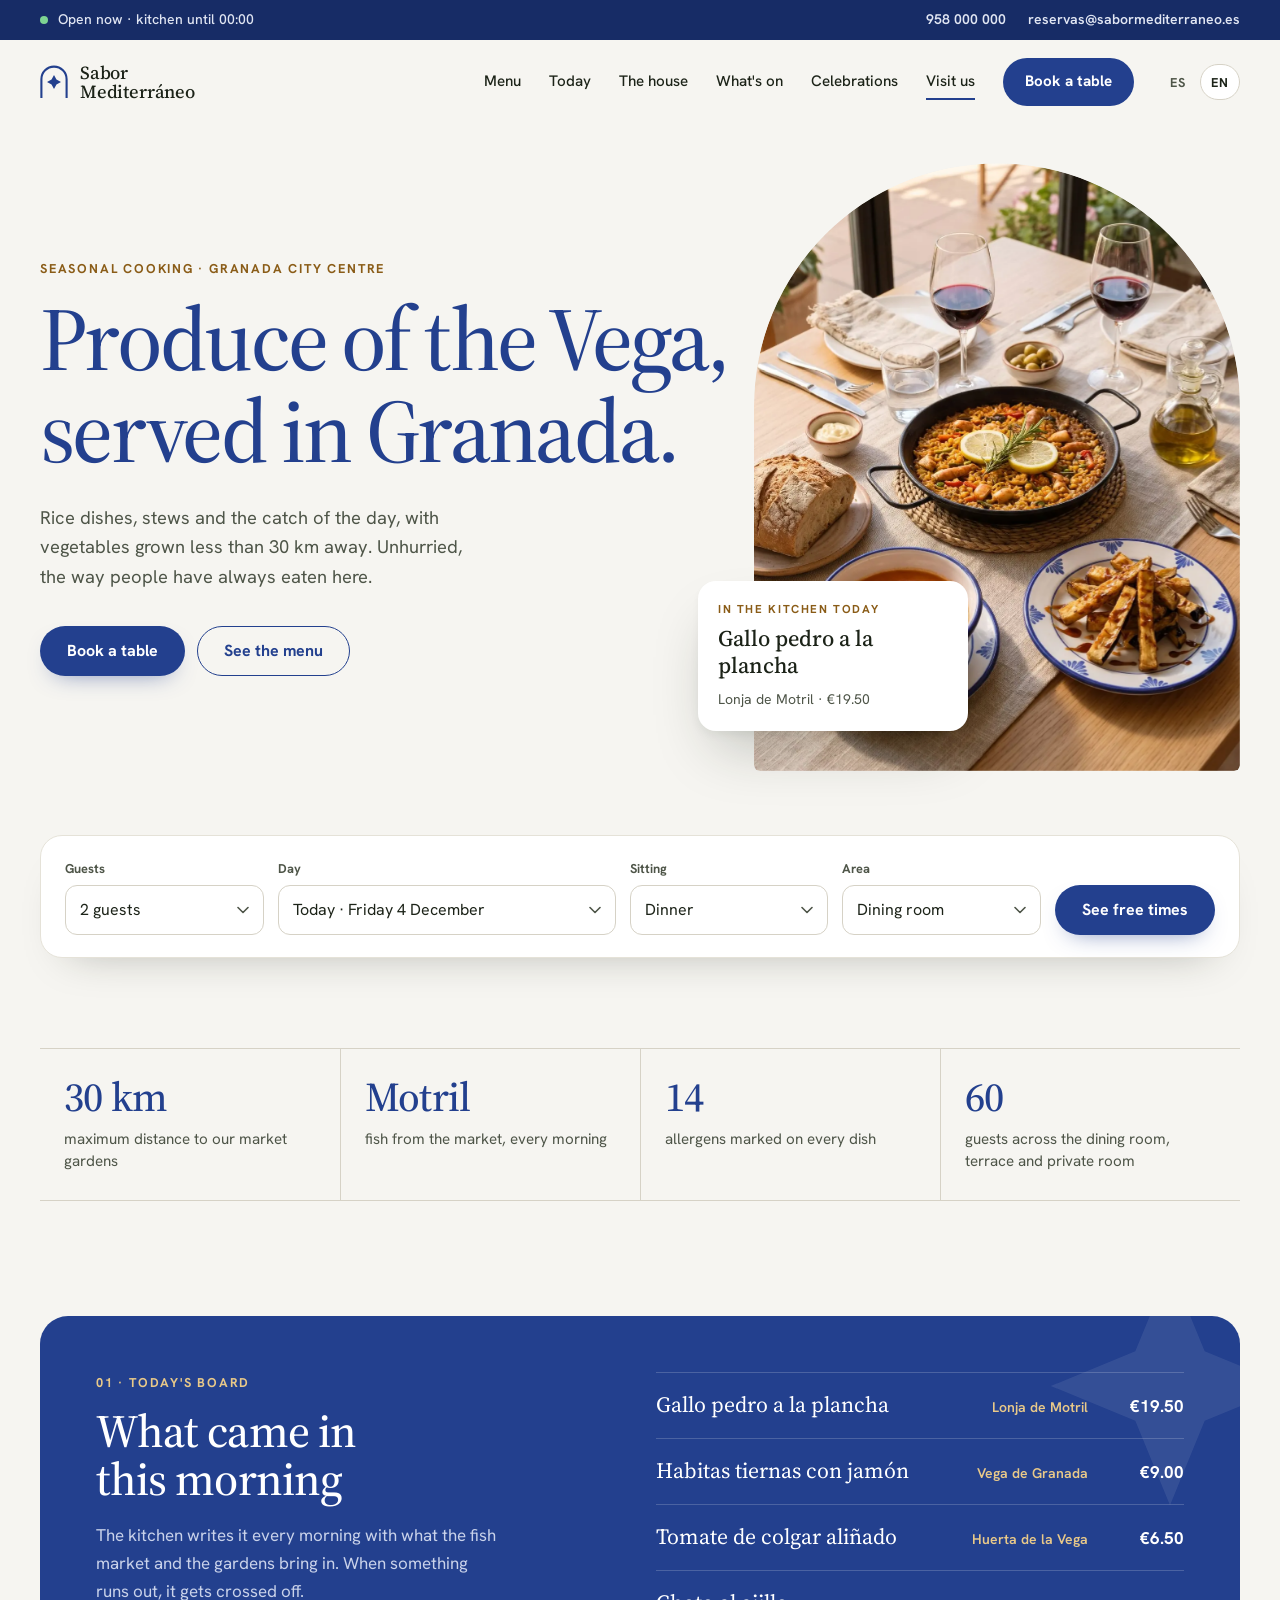
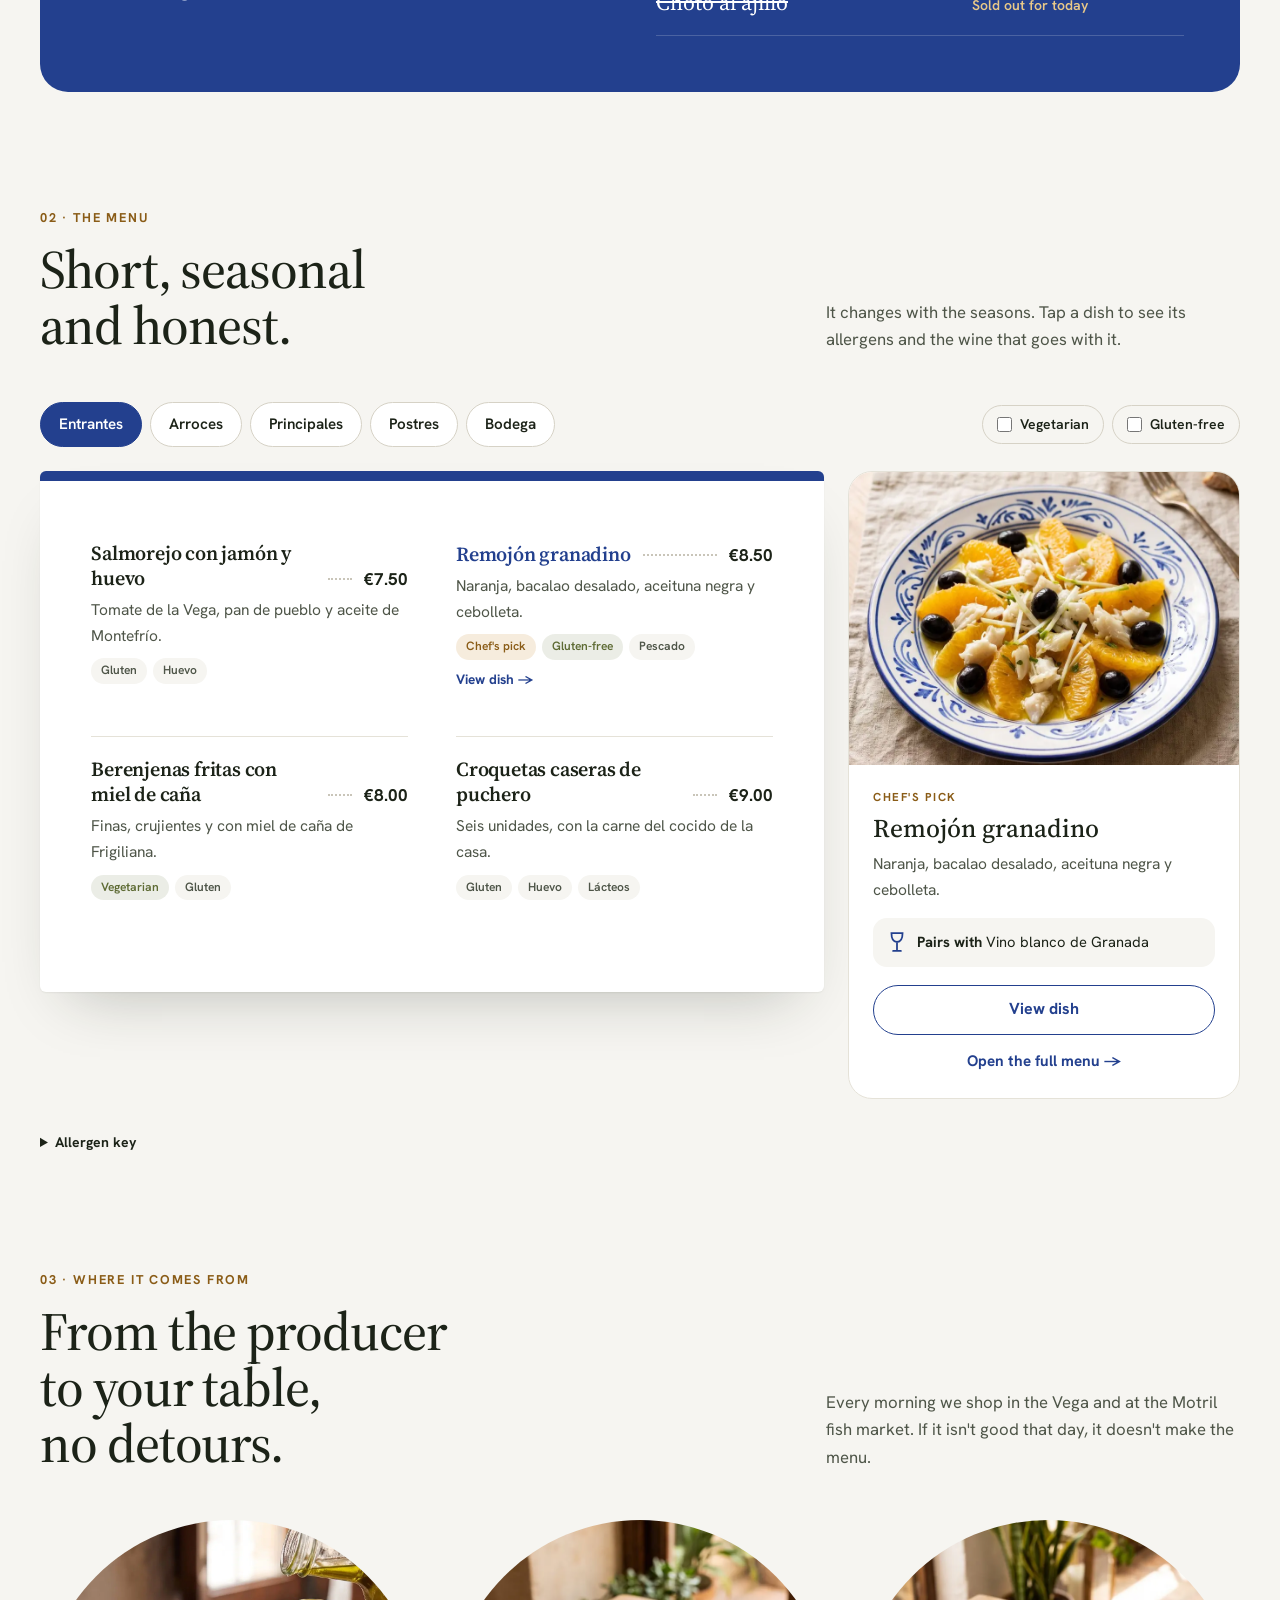
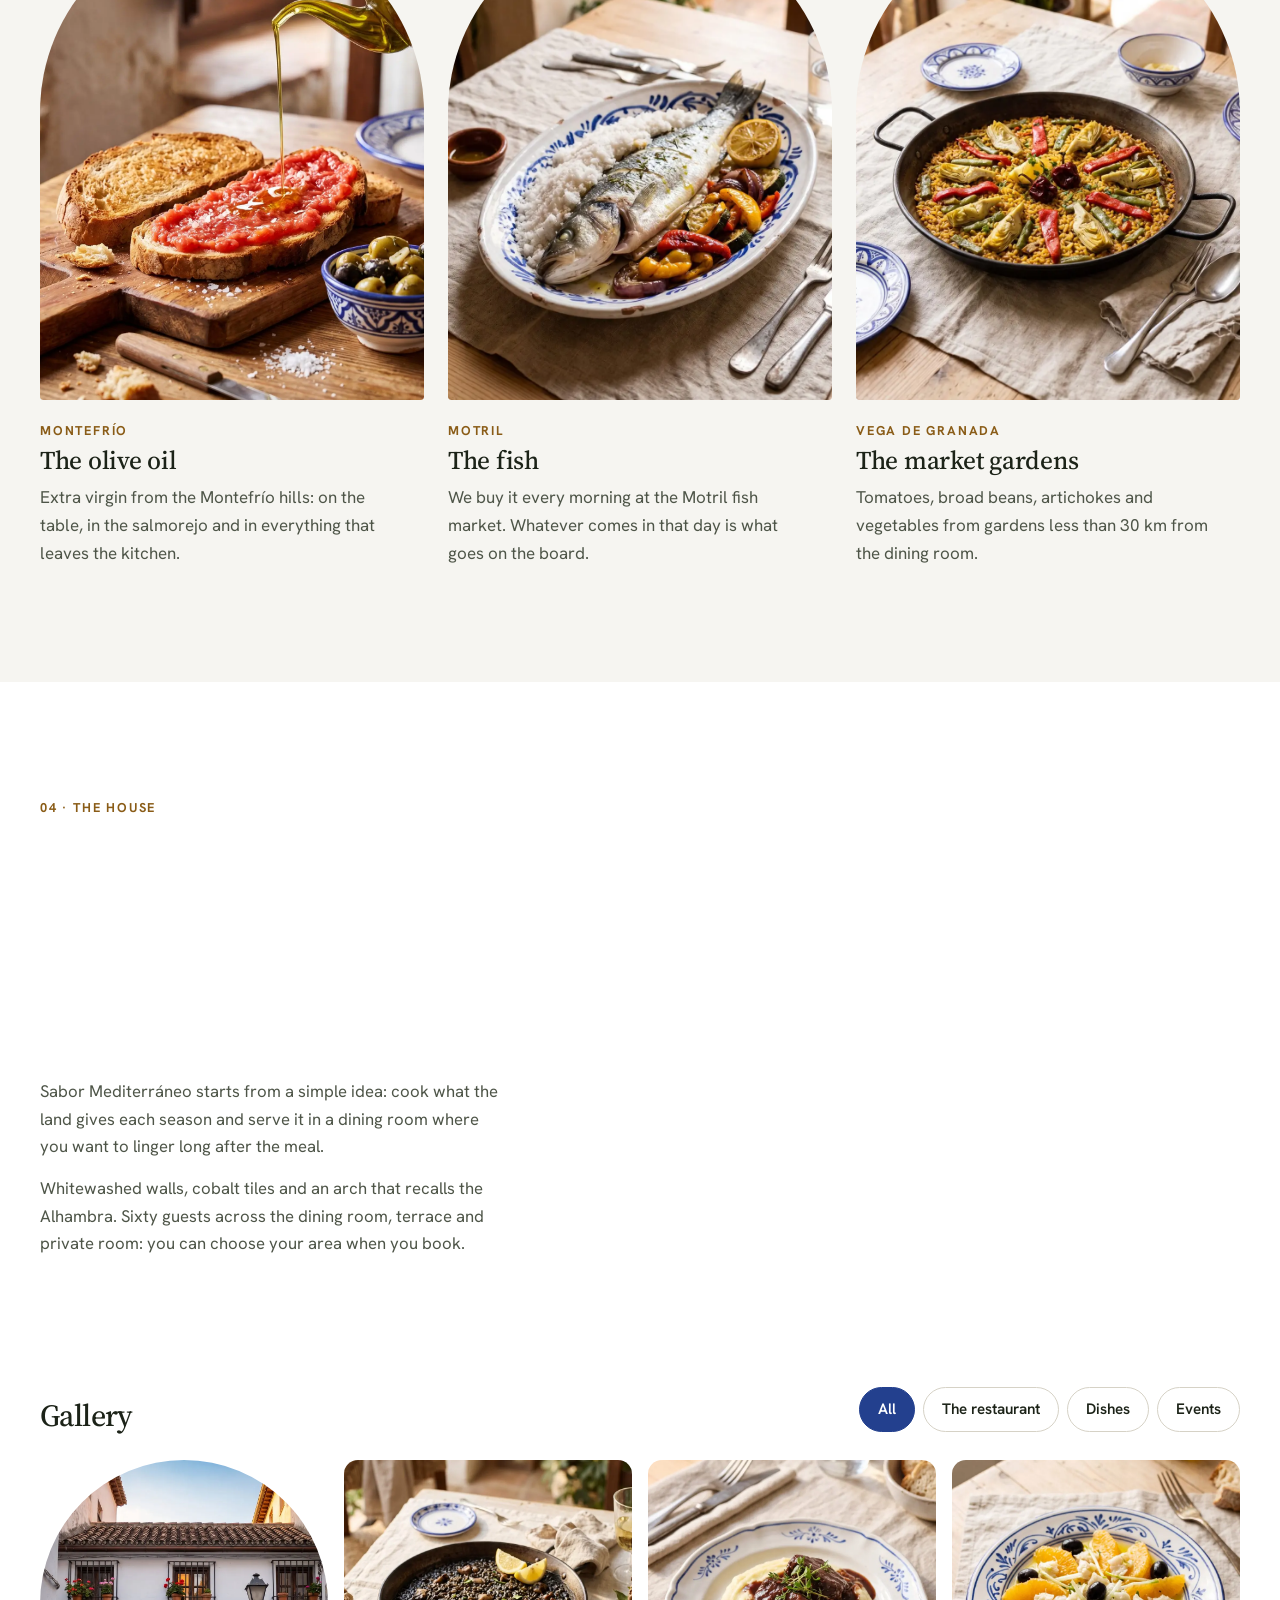
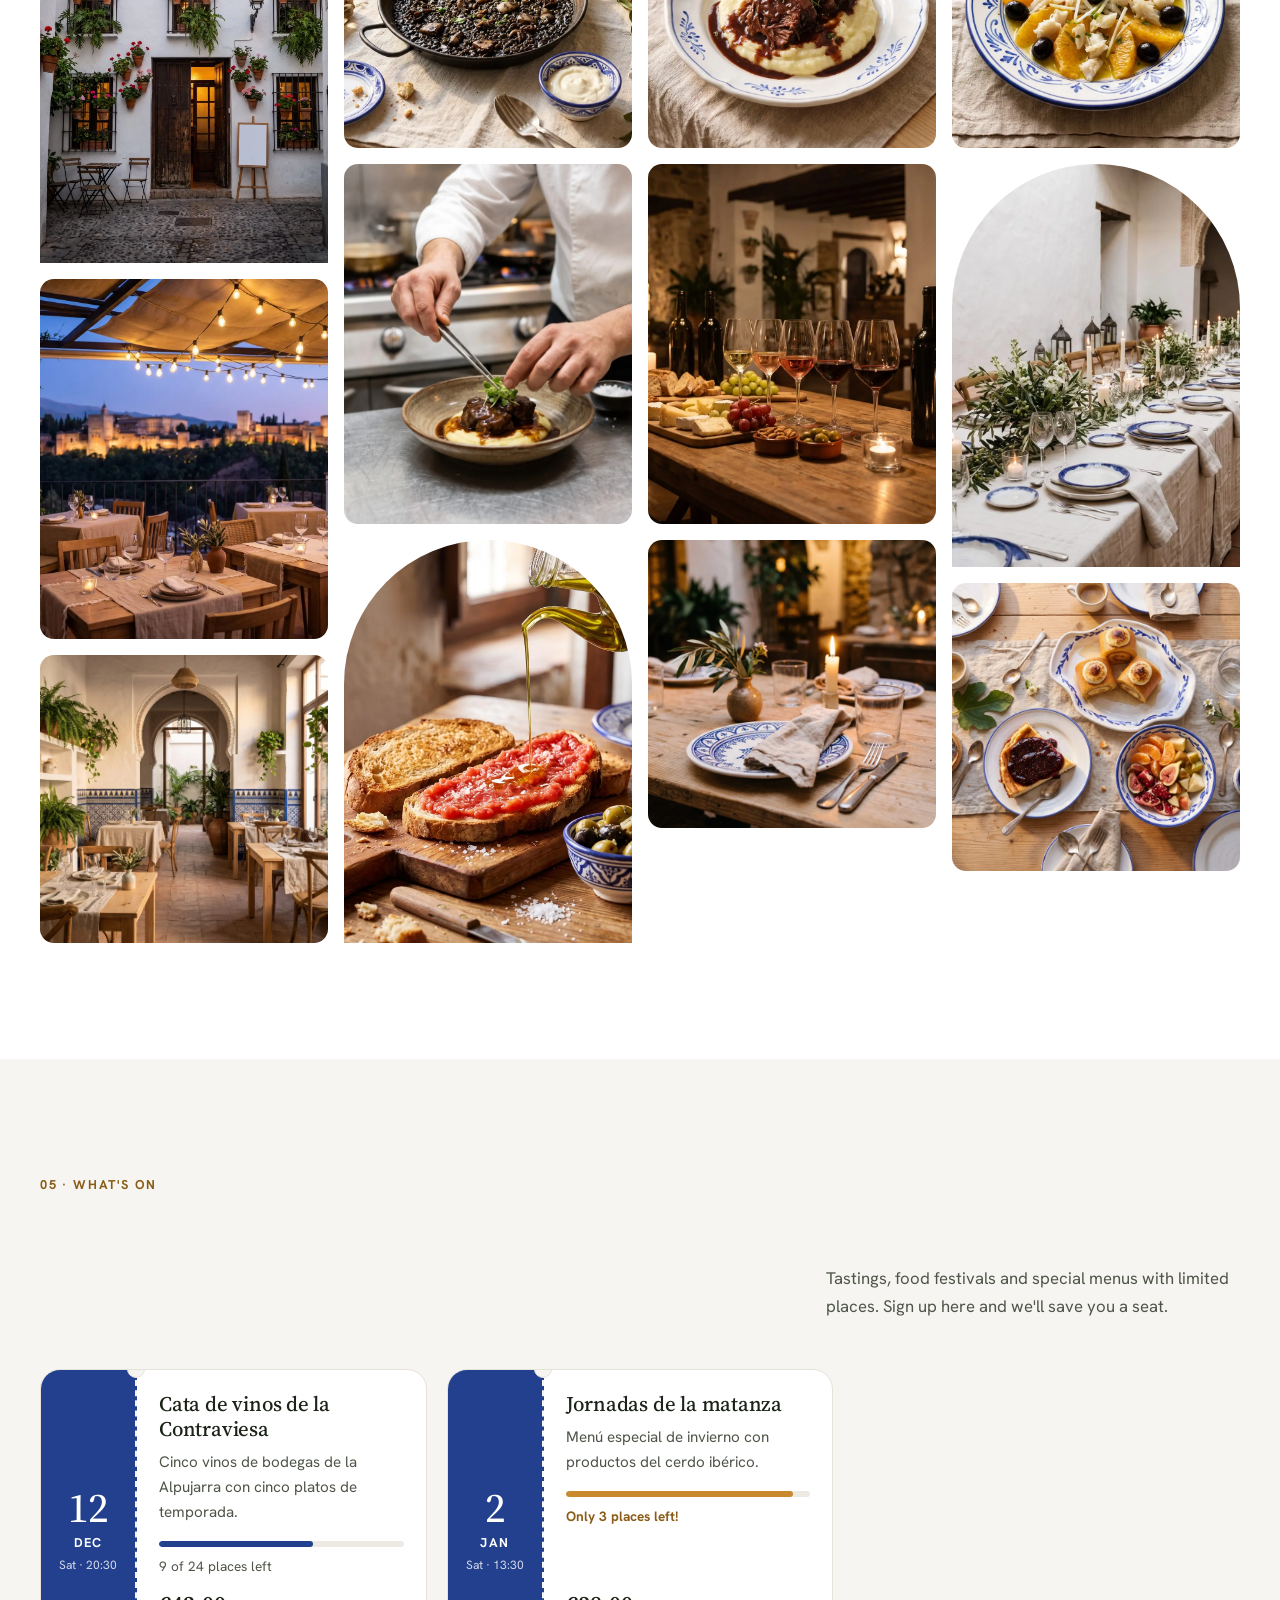
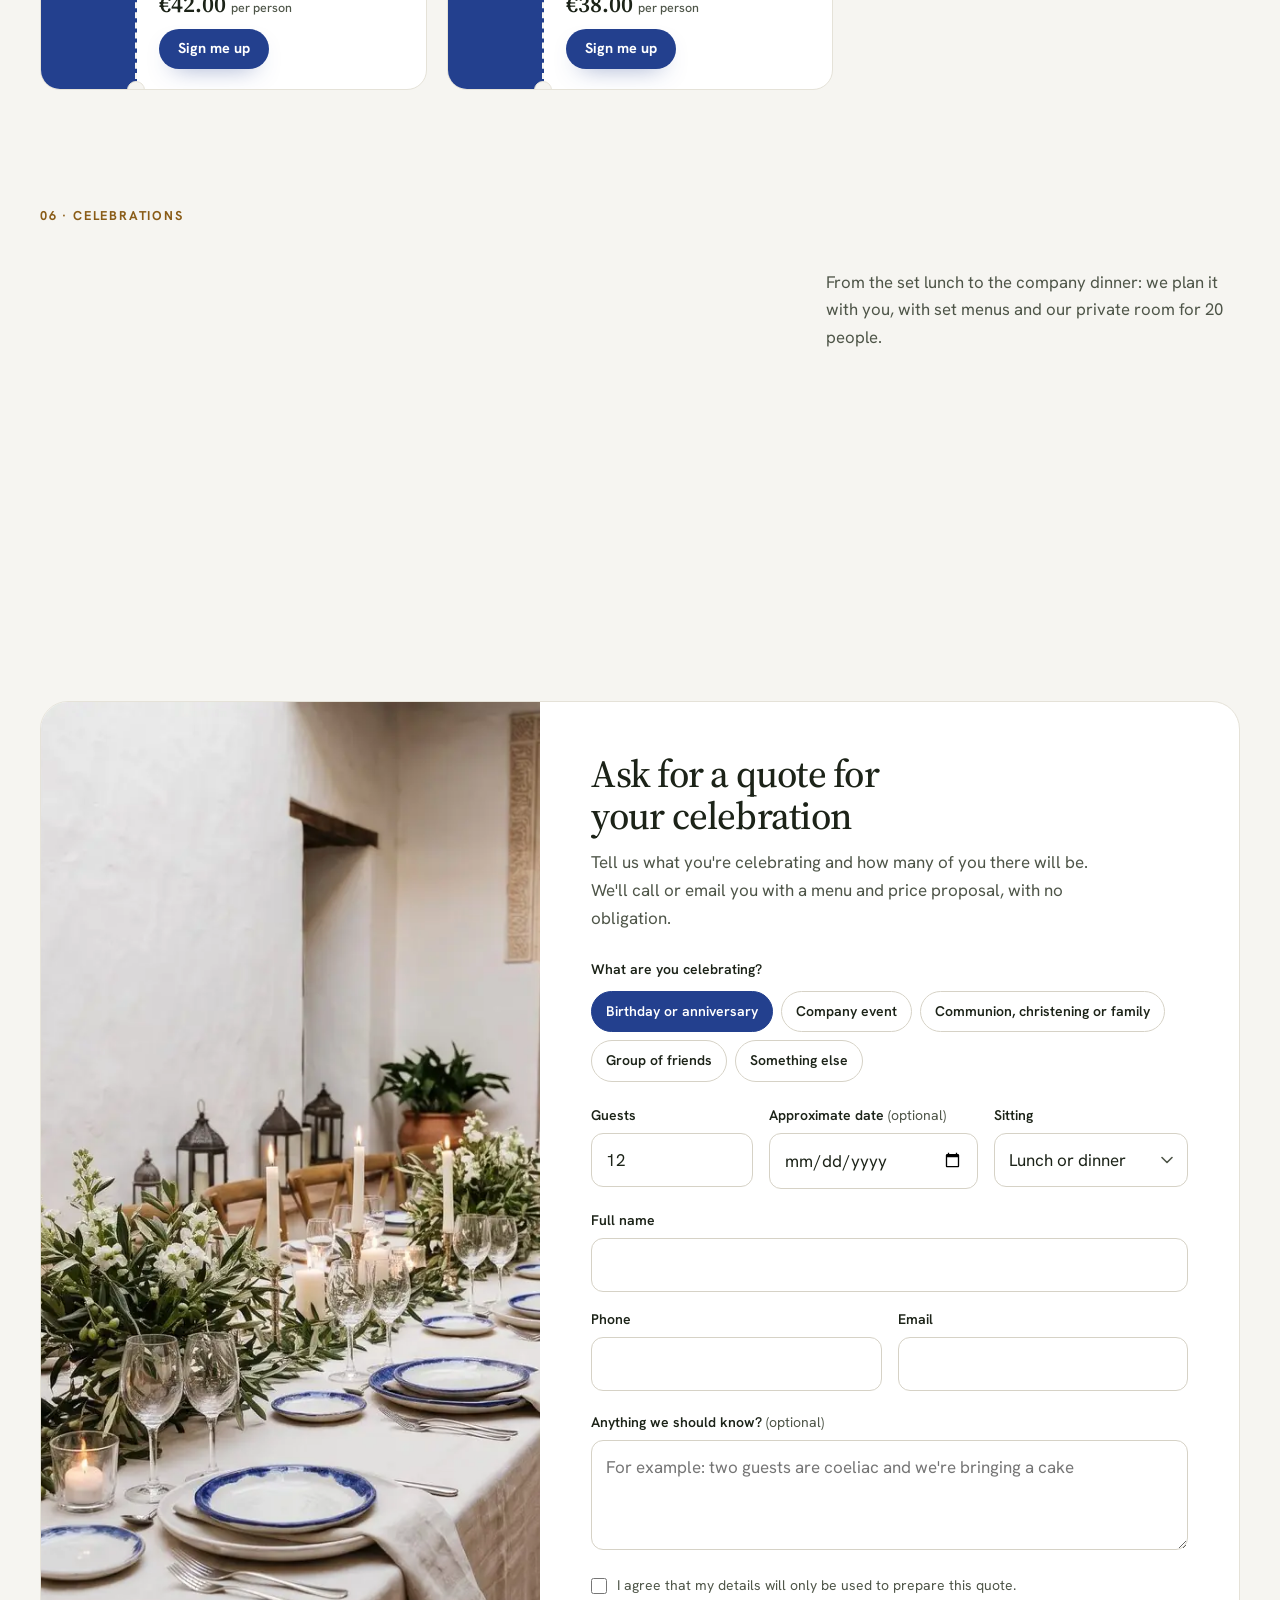
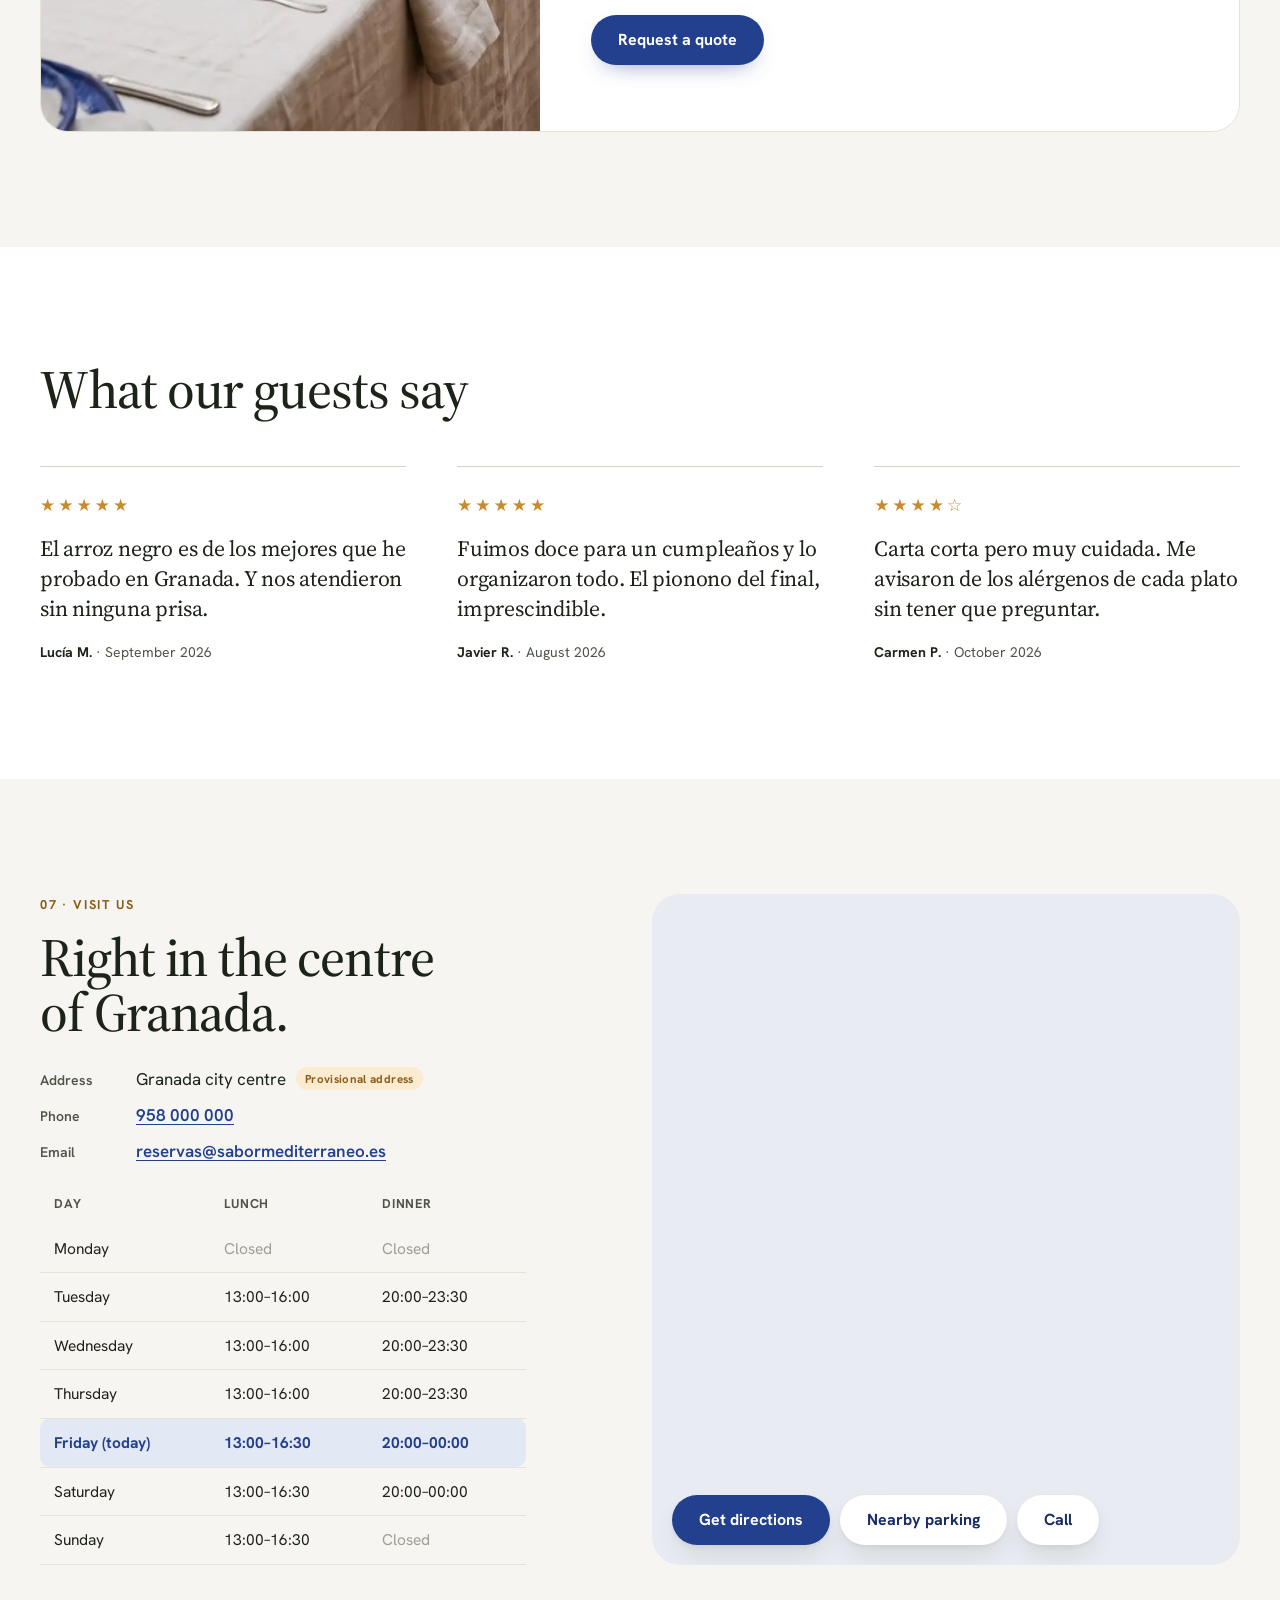
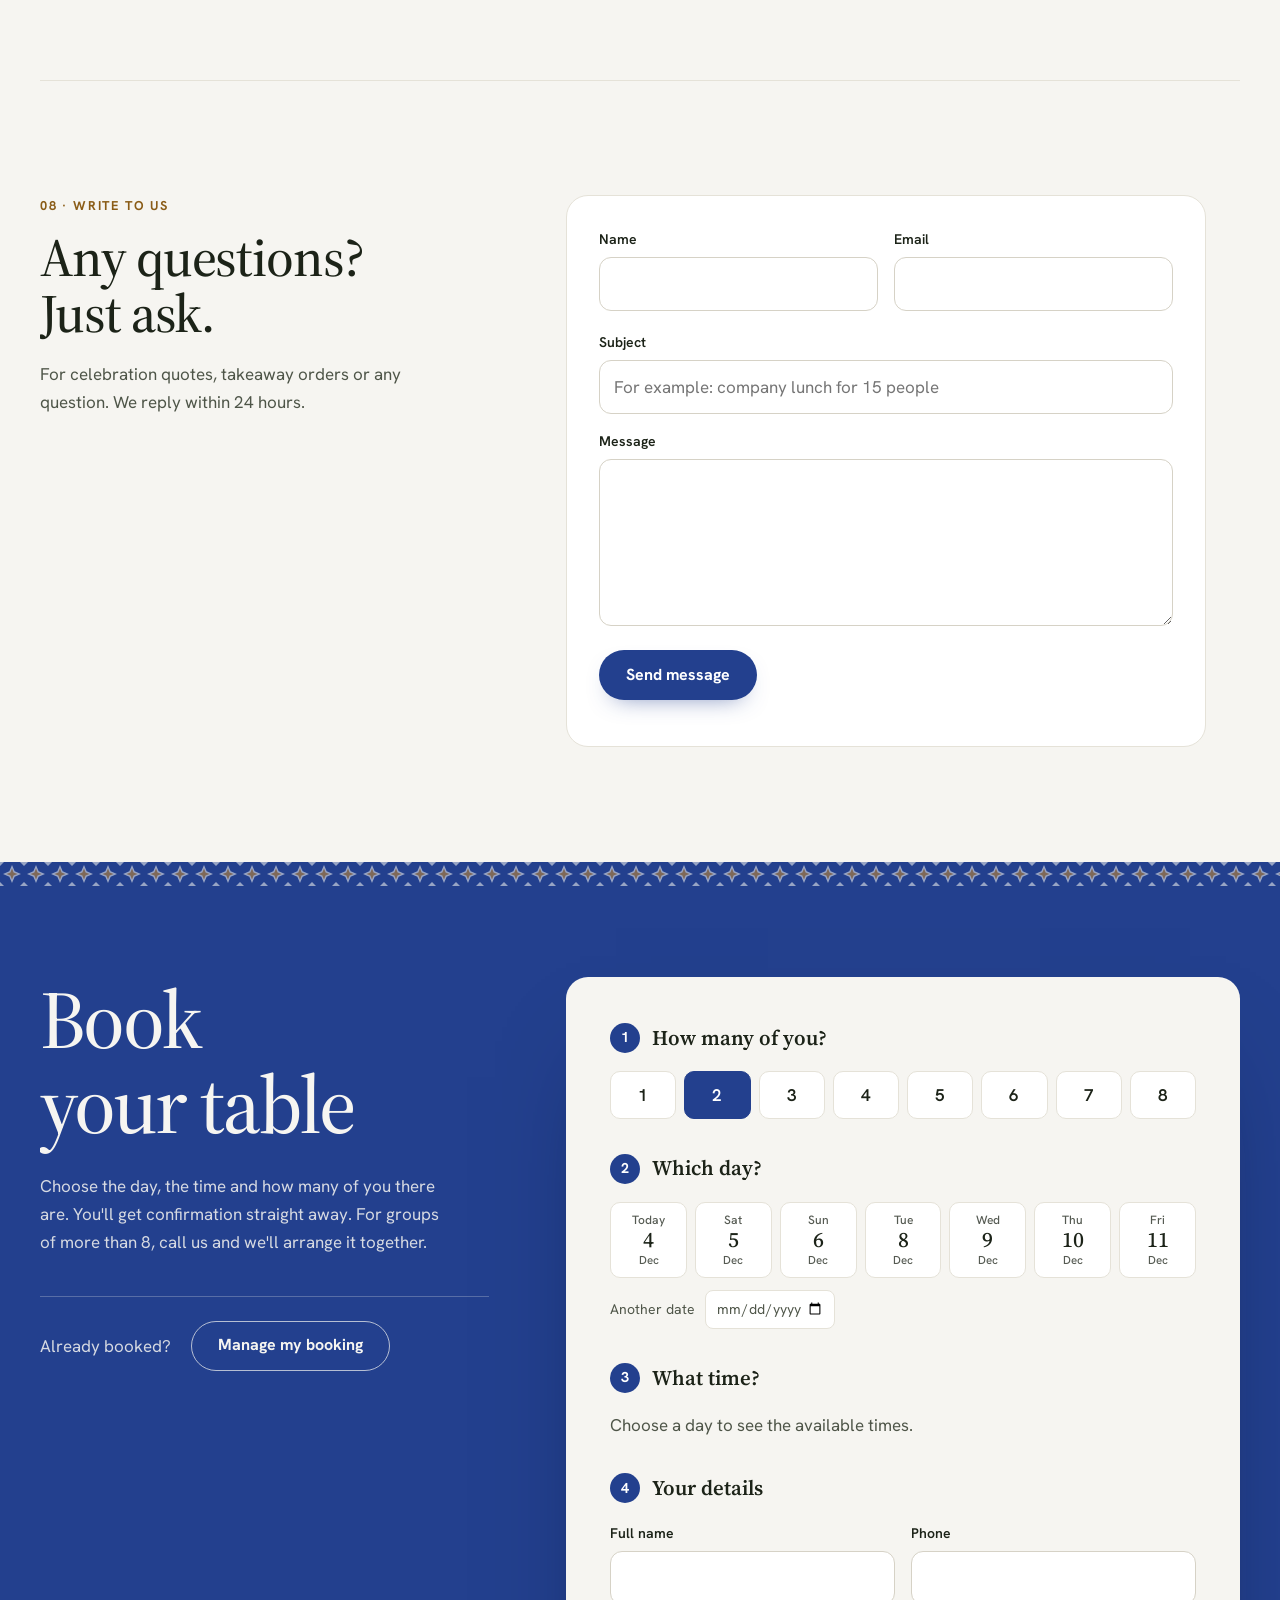
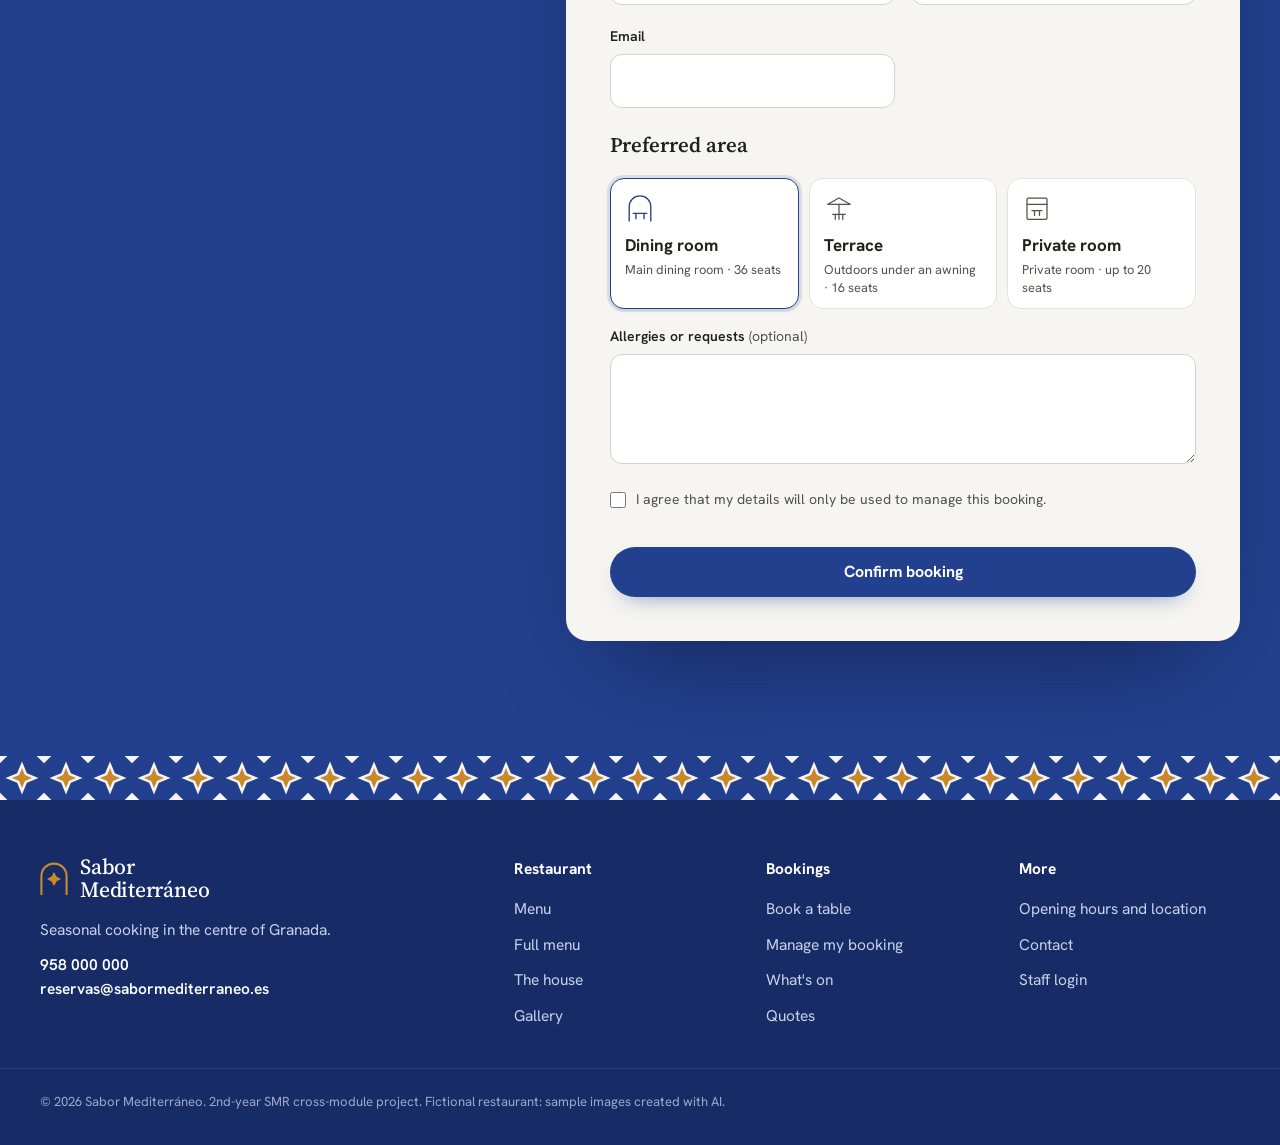
<file: index.html>
<!DOCTYPE html>
<html lang="es">
<head>
    <meta charset="UTF-8">
    <meta name="viewport" content="width=device-width, initial-scale=1.0">
    <meta name="description" content="Sabor Mediterráneo, cocina mediterránea con producto de la Vega de Granada. Consulta la carta, los horarios y reserva tu mesa online.">
    <meta name="theme-color" content="#F6F5F1">
    <title>Sabor Mediterráneo | Restaurante en Granada</title>

    <!-- Iconos y app -->
    <link rel="icon" href="favicon.svg" type="image/svg+xml">
    <link rel="apple-touch-icon" href="img/icono-180.png">
    <link rel="manifest" href="manifest.webmanifest">

    <!-- Vista previa al compartir el enlace (WhatsApp, redes sociales…) -->
    <meta property="og:type" content="restaurant">
    <meta property="og:site_name" content="Sabor Mediterráneo">
    <meta property="og:locale" content="es_ES">
    <meta property="og:title" content="Sabor Mediterráneo · Cocina de la Vega, mesa de Granada">
    <meta property="og:description" content="Arroces, guisos y pescado del día con producto de huertas a menos de 30 km. Reserva tu mesa online.">
    <meta property="og:image" content="img/compartir.jpg">
    <meta property="og:image:width" content="1200">
    <meta property="og:image:height" content="630">
    <meta property="og:image:alt" content="Arroz servido en una cazuela de barro sobre la mesa del restaurante">
    <meta name="twitter:card" content="summary_large_image">

    <!-- Datos estructurados (schema.org): Google entiende que es un restaurante
         y puede mostrar horario, teléfono y "Reservar" directamente en los resultados -->
    <script type="application/ld+json">
{
      "@context": "https://schema.org",
      "@type": "Restaurant",
      "name": "Sabor Mediterráneo",
      "description": "Cocina mediterránea de temporada con producto de la Vega de Granada y pescado de la lonja de Motril.",
      "image": "img/compartir.jpg",
      "logo": "favicon.svg",
      "servesCuisine": [
        "Mediterránea",
        "Andaluza",
        "Arroces"
      ],
      "priceRange": "€€",
      "telephone": "+34 958 000 000",
      "email": "reservas@sabormediterraneo.es",
      "address": {
        "@type": "PostalAddress",
        "addressLocality": "Granada",
        "addressRegion": "Andalucía",
        "addressCountry": "ES"
      },
      "geo": {
        "@type": "GeoCoordinates",
        "latitude": 37.1745,
        "longitude": -3.5985
      },
      "acceptsReservations": true,
      "hasMenu": "#carta",
      "openingHoursSpecification": [
        {
          "@type": "OpeningHoursSpecification",
          "dayOfWeek": [
            "Tuesday",
            "Wednesday",
            "Thursday"
          ],
          "opens": "13:00",
          "closes": "16:00"
        },
        {
          "@type": "OpeningHoursSpecification",
          "dayOfWeek": [
            "Tuesday",
            "Wednesday",
            "Thursday"
          ],
          "opens": "20:00",
          "closes": "23:30"
        },
        {
          "@type": "OpeningHoursSpecification",
          "dayOfWeek": [
            "Friday",
            "Saturday",
            "Sunday"
          ],
          "opens": "13:00",
          "closes": "16:30"
        },
        {
          "@type": "OpeningHoursSpecification",
          "dayOfWeek": [
            "Friday",
            "Saturday"
          ],
          "opens": "20:00",
          "closes": "23:59"
        }
      ]
    }
    </script>

    <link rel="preload" as="image" href="img/portada.webp" fetchpriority="high">

    <link rel="preload" href="fonts/source-serif-4.woff2" as="font" type="font/woff2" crossorigin>

    <link rel="alternate" hreflang="es" href="?lang=es">
    <link rel="alternate" hreflang="en" href="?lang=en">
    <link rel="stylesheet" href="style.css?v=20261110">
    <!-- Idiomas: el diccionario inglés, después las funciones, después la web -->
    <script src="i18n-en.js?v=20261110" defer></script>
    <script src="i18n.js?v=20261110" defer></script>
    <script src="javascript.js?v=20261110" defer></script>
</head>
<body>

    <a class="skip-link" href="#contenido">Saltar al contenido</a>

    <!-- ============ CINTA DE ESTADO: abierto/cerrado y contacto ============ -->
    <div class="topbar">
        <div class="wrap topbar-inner">
            <p class="open-status" id="open-status" aria-live="polite">
                <span class="dot"></span><span class="open-status-text">Consultando horario…</span>
            </p>
            <p class="topbar-links">
                <a href="tel:+34958000000">958 000 000</a>
                <a href="mailto:reservas@sabormediterraneo.es" class="topbar-mail">reservas@sabormediterraneo.es</a>
            </p>
        </div>
    </div>

    <!-- ============ CABECERA ============ -->
    <header class="header" id="header">
        <div class="wrap header-inner">
            <a href="#inicio" class="logo" aria-label="Sabor Mediterráneo, ir al inicio">
                <svg class="logo-mark" viewBox="0 0 40 48" aria-hidden="true">
                    <path d="M2 47V20C2 10 10 2 20 2s18 8 18 18v27" fill="none" stroke="currentColor" stroke-width="3"/>
                    <path d="M20 14l3.5 6.5L30 24l-6.5 3.5L20 34l-3.5-6.5L10 24l6.5-3.5z" fill="currentColor"/>
                </svg>
                <span class="logo-text">Sabor<br>Mediterráneo</span>
            </a>

            <button class="menu-toggle" id="menu-toggle" aria-label="Abrir menú" aria-expanded="false" aria-controls="nav">
                <span></span><span></span>
            </button>

            <nav class="nav" id="nav" aria-label="Principal">
                <a href="#carta">Carta</a>
                <a href="#pizarra" id="nav-hoy" hidden>Hoy</a>
                <a href="#nosotros">La casa</a>
                <a href="#eventos">Agenda</a>
                <a href="#servicios">Celebraciones</a>
                <a href="#visitanos">Visítanos</a>
                <a href="#reservas" class="nav-cta">Reservar mesa</a>
            </nav>

            <div class="lang-switch" id="lang-switch" role="group" aria-label="Idioma · Language"></div>
        </div>
    </header>

    <main id="contenido">

        <!-- ============ PORTADA ============ -->
        <section class="hero wrap" id="inicio">
            <div class="hero-text">
                <p class="eyebrow">Cocina de temporada · Centro de Granada</p>
                <h1 class="hero-title">
                    <span class="line">Cocina de la Vega,</span>
                    <span class="line">mesa de Granada.</span>
                </h1>
                <p class="hero-lead">
                    Arroces, guisos y pescado del día con producto de huertas
                    a menos de 30 km. Sin prisas, como se ha comido siempre aquí.
                </p>
                <div class="hero-actions">
                    <a href="#reservas" class="btn btn-primary">Reservar mesa</a>
                    <a href="#carta" class="btn btn-ghost">Ver la carta</a>
                </div>
            </div>

            <div class="hero-media">
                <figure class="hero-arch">
                    <img src="img/portada.webp" width="1195" height="1600"
                         alt="Mesa servida con arroz, salmorejo, berenjenas con miel y vino tinto" fetchpriority="high">
                </figure>
                <!-- "Hoy en la cocina": el plato destacado de la pizarra (panel → Pizarra del día) -->
                <a class="hero-ticket" id="hero-ticket" href="#pizarra" hidden>
                    <span class="eyebrow">Hoy en la cocina</span>
                    <span class="hero-ticket-name" id="hero-ticket-name"></span>
                    <span class="hero-ticket-meta" id="hero-ticket-meta"></span>
                </a>
            </div>
        </section>

        <!-- ============ BUSCADOR DE MESA: horas libres sin bajar hasta la reserva ============ -->
        <section class="finder wrap" aria-labelledby="finder-title">
            <h2 class="sr-only" id="finder-title">Buscar mesa</h2>
            <form class="finder-form" id="finder-form" novalidate>
                <label class="finder-field"><span>Personas</span><select id="q-personas"></select></label>
                <label class="finder-field finder-field-wide"><span>Día</span><select id="q-dia"></select></label>
                <label class="finder-field"><span>Turno</span>
                    <select id="q-turno">
                        <option value="comida">Comida</option>
                        <option value="cena">Cena</option>
                    </select>
                </label>
                <label class="finder-field"><span>Zona</span>
                    <select id="q-zona">
                        <option value="1">Salón</option>
                        <option value="2">Terraza</option>
                        <option value="3">Reservado</option>
                    </select>
                </label>
                <button type="submit" class="btn btn-primary" id="finder-submit">Ver horas libres</button>
            </form>
            <div class="finder-result" id="finder-result" aria-live="polite"></div>
        </section>

        <!-- ============ DATOS DE LA CASA ============ -->
        <section class="wrap" aria-label="La casa en cifras">
            <dl class="facts">
                <div><dt>30 km</dt><dd>distancia máxima a nuestras huertas</dd></div>
                <div><dt>Motril</dt><dd>pescado de lonja, cada mañana</dd></div>
                <div><dt>14</dt><dd>alérgenos señalados en cada plato</dd></div>
                <div><dt>60</dt><dd>comensales entre salón, terraza y reservado</dd></div>
            </dl>
        </section>

        <!-- ============ PIZARRA DEL DÍA (panel → Pizarra del día) ============
             Si está vacía, la sección no se muestra. -->
        <section class="section wrap" id="pizarra" aria-labelledby="board-title" hidden>
            <div class="board">
                <svg class="board-star" viewBox="0 0 48 48" aria-hidden="true"><path d="M24 2l6.4 15.6L46 24l-15.6 6.4L24 46l-6.4-15.6L2 24l15.6-6.4z" fill="currentColor"/></svg>
                <div class="board-head">
                    <p class="eyebrow eyebrow-num">Pizarra del día</p>
                    <h2 id="board-title">Lo que ha llegado esta mañana</h2>
                    <p class="board-lead">La cocina la escribe cada mañana con lo que trae la lonja y la huerta. Cuando algo se acaba, se tacha.</p>
                    <p class="board-stamp" id="board-stamp"></p>
                </div>
                <ul class="board-list" id="board-list"></ul>
            </div>
        </section>

        <!-- ============ CARTA ============ -->
        <section class="menu section wrap" id="carta" aria-labelledby="menu-title">
            <header class="sec-head">
                <div>
                    <p class="eyebrow eyebrow-num">La carta</p>
                    <h2 id="menu-title">Corta, de temporada y sin trampas.</h2>
                </div>
                <p class="sec-lead">Cambia con la temporada. Pulsa un plato para ver sus alérgenos y el vino que le va.</p>
            </header>

            <div class="menu-controls">
                <div class="tabs" role="tablist" id="menu-tabs" aria-label="Categorías de la carta"></div>
                <fieldset class="diet-filters">
                    <legend class="sr-only">Filtrar por dieta</legend>
                    <label class="chip-check"><input type="checkbox" value="vegetariano" id="f-veg"> Vegetariano</label>
                    <label class="chip-check"><input type="checkbox" value="sin_gluten" id="f-sg"> Sin gluten</label>
                </fieldset>
            </div>

            <div class="menu-body">
                <div class="menu-paper">
                    <ul class="dish-list" id="dish-list" aria-live="polite"></ul>
                </div>

                <!-- Plato destacado: cambia al pasar por encima de cada plato -->
                <aside class="menu-feature" aria-label="Plato destacado">
                    <figure class="feature-photo"><img id="preview-img" alt="" width="896" height="1200"></figure>
                    <div class="feature-body">
                        <p class="eyebrow" id="feature-tag">Recomendado</p>
                        <p class="feature-name" id="preview-caption"></p>
                        <p class="feature-desc" id="feature-desc"></p>
                        <p class="feature-pairing" id="feature-pairing" hidden>
                            <svg viewBox="0 0 14 18" aria-hidden="true"><path d="M2 1h10c0 5-1.5 8-5 8S2 6 2 1zM7 9v7M3.5 17h7" fill="none" stroke="currentColor" stroke-width="1.6" stroke-linecap="round"/></svg>
                            <span><strong>Marida con</strong> <span id="feature-pairing-text"></span></span>
                        </p>
                        <button type="button" class="btn btn-ghost btn-block" id="feature-open" aria-haspopup="dialog">Ver el plato</button>
                        <a class="text-link" href="carta.html">Abrir la carta completa</a>
                    </div>
                </aside>
            </div>

            <details class="allergen-legend">
                <summary>Leyenda de alérgenos</summary>
                <ul id="allergen-legend"></ul>
                <p>Si tienes una alergia o intolerancia, avísanos al reservar. Adaptamos lo que se pueda adaptar.</p>
            </details>
        </section>

        <!-- ============ DE DÓNDE SALE ============ -->
        <section class="producers section wrap" id="productores" aria-labelledby="producers-title">
            <header class="sec-head">
                <div>
                    <p class="eyebrow eyebrow-num">De dónde sale</p>
                    <h2 id="producers-title">Del productor a la mesa, sin rodeos.</h2>
                </div>
                <p class="sec-lead">Compramos cada mañana en la Vega y en la lonja de Motril. Lo que no está bueno ese día, no entra en la carta.</p>
            </header>
            <div class="producers-grid">
                <article class="producer">
                    <figure class="producer-photo"><img src="img/galeria/aceite.webp" width="1500" height="1500" loading="lazy" alt="Pan con tomate y aceite de oliva virgen extra"></figure>
                    <p class="eyebrow">Montefrío</p>
                    <h3>El aceite</h3>
                    <p>Virgen extra de la Sierra de Montefrío: en la mesa, en el salmorejo y en todo lo que sale de la cocina.</p>
                </article>
                <article class="producer">
                    <figure class="producer-photo"><img src="img/platos/lubina.webp" width="896" height="1200" loading="lazy" alt="Lubina a la sal con verduras asadas"></figure>
                    <p class="eyebrow">Motril</p>
                    <h3>El pescado</h3>
                    <p>Lo compramos cada mañana en la lonja de Motril. Lo que entra ese día es lo que sale en la pizarra.</p>
                </article>
                <article class="producer">
                    <figure class="producer-photo"><img src="img/platos/arroz-verduras.webp" width="896" height="1200" loading="lazy" alt="Arroz de verduras de la huerta"></figure>
                    <p class="eyebrow">Vega de Granada</p>
                    <h3>La huerta</h3>
                    <p>Tomate, habas, alcachofa y hortalizas de huertas a menos de 30 km del comedor.</p>
                </article>
            </div>
        </section>

        <!-- ============ LA CASA + GALERÍA ============ -->
        <div class="band">
            <section class="about section wrap" id="nosotros" aria-labelledby="about-title">
                <div class="about-text">
                    <p class="eyebrow eyebrow-num">La casa</p>
                    <h2 id="about-title">Un comedor encalado y una terraza con la Alhambra enfrente.</h2>
                    <p>
                        Sabor Mediterráneo nace con una idea sencilla: cocinar lo que
                        da la tierra en cada estación y servirlo en un comedor donde
                        apetezca quedarse a la sobremesa.
                    </p>
                    <p>
                        Paredes encaladas, azulejo de cobalto y un arco que recuerda
                        a la Alhambra. Sesenta comensales entre salón, terraza y reservado:
                        al reservar podéis elegir zona.
                    </p>
                </div>
                <div class="about-photos">
                    <figure class="about-arch"><img src="img/comedor.webp" width="1289" height="1600" loading="lazy" alt="Comedor encalado con arco nazarí y zócalo de azulejos"></figure>
                    <figure class="about-tall"><img src="img/galeria/terraza.webp" width="1500" height="1120" loading="lazy" alt="Terraza con vistas a la Alhambra"></figure>
                </div>
            </section>

            <section class="gallery wrap" id="galeria" aria-labelledby="gallery-title">
                <header class="gallery-head">
                    <h2 id="gallery-title" class="h-sm">Galería</h2>
                    <div class="gallery-filters" id="gallery-filters" role="group" aria-label="Filtrar fotos"></div>
                </header>
                <ul class="gallery-grid" id="gallery-grid"></ul>
            </section>
        </div>

        <!-- ============ AGENDA ============ -->
        <section class="events section wrap" id="eventos" aria-labelledby="events-title">
            <header class="sec-head">
                <div>
                    <p class="eyebrow eyebrow-num">Agenda</p>
                    <h2 id="events-title">Noches con algo especial.</h2>
                </div>
                <p class="sec-lead">Catas, jornadas y menús especiales con plazas limitadas. Apúntate desde aquí y te guardamos el sitio.</p>
            </header>
            <ol class="events-list" id="events-list" aria-live="polite"></ol>
        </section>

        <!-- ============ CELEBRACIONES ============ -->
        <section class="services section wrap" id="servicios" aria-labelledby="services-title">
            <header class="sec-head">
                <div>
                    <p class="eyebrow eyebrow-num">Celebraciones</p>
                    <h2 id="services-title">Celebraciones y más</h2>
                </div>
                <p class="sec-lead">Del menú del día a la cena de empresa: lo organizamos contigo, con menús cerrados y nuestro reservado para 20 personas.</p>
            </header>
            <div class="services-grid" id="services-grid"></div>

            <div class="celebra" id="presupuesto">
                <figure class="celebra-photo">
                    <img src="img/galeria/celebracion.webp" width="1500" height="1120" loading="lazy"
                         alt="Mesa larga preparada para una celebración en el reservado">
                </figure>
                <div class="celebra-body">
                    <h3 class="celebra-title">Pide presupuesto para tu celebración</h3>
                    <p class="celebra-lead">Cuéntanos qué celebras y cuántos seréis. Te llamamos o te escribimos con una propuesta de menú y precio, sin compromiso.</p>
                    <form class="quote-form" id="quote-form" novalidate>
                        <fieldset class="quote-types">
                            <legend>¿Qué celebráis?</legend>
                            <div class="chips" role="radiogroup">
                                <label class="chip-radio"><input type="radio" name="p-tipo" value="cumpleanos" checked> <span>Cumpleaños o aniversario</span></label>
                                <label class="chip-radio"><input type="radio" name="p-tipo" value="empresa"> <span>Empresa</span></label>
                                <label class="chip-radio"><input type="radio" name="p-tipo" value="familiar"> <span>Comunión, bautizo o familia</span></label>
                                <label class="chip-radio"><input type="radio" name="p-tipo" value="grupo"> <span>Grupo de amigos</span></label>
                                <label class="chip-radio"><input type="radio" name="p-tipo" value="otro"> <span>Otra cosa</span></label>
                            </div>
                            <p class="field-error" data-for="p-tipo"></p>
                        </fieldset>
                        <div class="field-row field-row-3">
                            <div class="field">
                                <label for="p-personas">Personas</label>
                                <input type="number" id="p-personas" min="6" max="200" value="12" inputmode="numeric" required>
                                <p class="field-error" data-for="p-personas"></p>
                            </div>
                            <div class="field">
                                <label for="p-fecha">Fecha aproximada <span class="optional">(opcional)</span></label>
                                <input type="date" id="p-fecha">
                                <p class="field-error" data-for="p-fecha"></p>
                            </div>
                            <div class="field">
                                <label for="p-turno">Turno</label>
                                <select id="p-turno">
                                    <option value="indiferente">Comida o cena</option>
                                    <option value="comida">Comida</option>
                                    <option value="cena">Cena</option>
                                </select>
                                <p class="field-error" data-for="p-turno"></p>
                            </div>
                        </div>
                        <div class="field">
                            <label for="p-nombre">Nombre y apellidos</label>
                            <input type="text" id="p-nombre" autocomplete="name" required>
                            <p class="field-error" data-for="p-nombre"></p>
                        </div>
                        <div class="field-row">
                            <div class="field">
                                <label for="p-telefono">Teléfono</label>
                                <input type="tel" id="p-telefono" autocomplete="tel" required>
                                <p class="field-error" data-for="p-telefono"></p>
                            </div>
                            <div class="field">
                                <label for="p-email">Email</label>
                                <input type="email" id="p-email" autocomplete="email" required>
                                <p class="field-error" data-for="p-email"></p>
                            </div>
                        </div>
                        <div class="field">
                            <label for="p-comentarios">¿Algo que debamos saber? <span class="optional">(opcional)</span></label>
                            <textarea id="p-comentarios" rows="3" maxlength="1000" placeholder="Por ejemplo: hay dos personas celíacas y traemos tarta"></textarea>
                            <p class="field-error" data-for="p-comentarios"></p>
                        </div>
                        <div class="hp" aria-hidden="true"><label for="p-web">No rellenar</label><input type="text" id="p-web" tabindex="-1" autocomplete="off"></div>
                        <label class="consent">
                            <input type="checkbox" id="p-privacidad" required>
                            Acepto que usen mis datos solo para preparar este presupuesto.
                        </label>
                        <p class="field-error" data-for="p-privacidad"></p>
                        <button type="submit" class="btn btn-primary" id="quote-submit">Pedir presupuesto</button>
                        <p class="contact-status" id="quote-status" role="status"></p>
                    </form>
                </div>
            </div>
        </section>

        <!-- ============ OPINIONES ============ -->
        <section class="reviews section" aria-labelledby="reviews-title">
            <div class="wrap">
                <h2 id="reviews-title">Lo que cuentan quienes ya han venido</h2>
                <div class="reviews-track" id="reviews-track"></div>
            </div>
        </section>

        <!-- ============ VISÍTANOS ============ -->
        <section class="visit section wrap" id="visitanos" aria-labelledby="visit-title">
            <div class="visit-info">
                <p class="eyebrow eyebrow-num">Visítanos</p>
                <h2 id="visit-title">En pleno centro de Granada.</h2>

                <div class="contact-lines">
                    <p><strong>Dirección</strong> Centro de Granada <span class="pill-provisional">Dirección provisional</span></p>
                    <p><strong>Teléfono</strong> <a href="tel:+34958000000">958 000 000</a></p>
                    <p><strong>Email</strong> <a href="mailto:reservas@sabormediterraneo.es">reservas@sabormediterraneo.es</a></p>
                </div>

                <table class="schedule" id="schedule">
                    <caption class="sr-only">Horario semanal</caption>
                    <thead><tr><th scope="col">Día</th><th scope="col">Comida</th><th scope="col">Cena</th></tr></thead>
                    <tbody></tbody>
                </table>
            </div>

            <div class="visit-map">
                <iframe
                    title="Mapa de la ubicación del restaurante en Granada"
                    src="https://www.openstreetmap.org/export/embed.html?bbox=-3.6075%2C37.1695%2C-3.5895%2C37.1795&amp;layer=mapnik&amp;marker=37.1745%2C-3.5985"
                    loading="lazy"></iframe>
                <div class="visit-actions">
                    <a class="btn btn-primary" href="https://www.google.com/maps/dir/?api=1&amp;destination=37.1745%2C-3.5985" target="_blank" rel="noopener">Cómo llegar</a>
                    <a class="btn btn-light" href="https://www.google.com/maps/search/aparcamiento/@37.1745,-3.5985,16z" target="_blank" rel="noopener">Aparcamiento cercano</a>
                    <a class="btn btn-light" href="tel:+34958000000">Llamar</a>
                </div>
            </div>
        </section>

        <!-- ============ CONTACTO ============ -->
        <section class="contact section wrap" id="contacto" aria-labelledby="contact-title">
            <div class="contact-text">
                <p class="eyebrow eyebrow-num">Escríbenos</p>
                <h2 id="contact-title">¿Alguna duda? Pregúntanos.</h2>
                <p>
                    Para presupuestos de celebraciones, encargos para llevar o
                    cualquier duda. Respondemos en menos de 24 horas.
                </p>
            </div>

            <form class="contact-form" id="contact-form" novalidate>
                <div class="field-row">
                    <div class="field">
                        <label for="c-nombre">Nombre</label>
                        <input type="text" id="c-nombre" autocomplete="name" required>
                        <p class="field-error"></p>
                    </div>
                    <div class="field">
                        <label for="c-email">Email</label>
                        <input type="email" id="c-email" autocomplete="email" required>
                        <p class="field-error"></p>
                    </div>
                </div>
                <div class="field">
                    <label for="c-asunto">Asunto</label>
                    <input type="text" id="c-asunto" maxlength="120" required placeholder="Por ejemplo: comida de empresa para 15 personas">
                    <p class="field-error"></p>
                </div>
                <div class="field">
                    <label for="c-mensaje">Mensaje</label>
                    <textarea id="c-mensaje" rows="5" maxlength="2000" required></textarea>
                    <p class="field-error"></p>
                </div>
                <div class="hp" aria-hidden="true"><label for="c-web">No rellenar</label><input type="text" id="c-web" tabindex="-1" autocomplete="off"></div>
                <button type="submit" class="btn btn-primary">Enviar mensaje</button>
                <p class="contact-status" id="contact-status" role="status"></p>
            </form>
        </section>

        <!-- ============ RESERVAS ============ -->
        <section class="booking" id="reservas">
            <div class="booking-inner">
                <div class="booking-text">
                    <h2>Reserva tu mesa</h2>
                    <p>
                        Elige día, turno y cuántos sois. Te enviaremos la
                        confirmación al momento. Para grupos de más de 8
                        personas, llámanos y lo organizamos juntos.
                    </p>
                    <div class="manage-cta">
                        <p>¿Ya tienes una reserva?</p>
                        <button type="button" class="btn btn-ghost-light" id="manage-open" aria-haspopup="dialog">Gestionar mi reserva</button>
                    </div>
                </div>

                <form class="booking-form" id="booking-form" novalidate>
                    <fieldset class="step">
                        <legend><span class="step-n">1</span> ¿Cuántos sois?</legend>
                        <div class="party" role="radiogroup" aria-label="Número de personas" id="party"></div>
                    </fieldset>

                    <fieldset class="step">
                        <legend><span class="step-n">2</span> ¿Qué día?</legend>
                        <div class="date-strip" id="date-strip" role="radiogroup" aria-label="Fecha"></div>
                        <label class="other-date">Otra fecha <input type="date" id="fecha" name="fecha"></label>
                    </fieldset>

                    <fieldset class="step">
                        <legend><span class="step-n">3</span> ¿A qué hora?</legend>
                        <div class="slots" id="slots" aria-live="polite"></div>
                    </fieldset>

                    <fieldset class="step">
                        <legend><span class="step-n">4</span> Tus datos</legend>
                        <div class="field-row">
                            <div class="field">
                                <label for="nombre">Nombre y apellidos</label>
                                <input type="text" id="nombre" name="nombre" autocomplete="name" required minlength="3">
                                <p class="field-error" data-for="nombre"></p>
                            </div>
                            <div class="field">
                                <label for="telefono">Teléfono</label>
                                <input type="tel" id="telefono" name="telefono" autocomplete="tel" required pattern="[0-9 +]{9,15}">
                                <p class="field-error" data-for="telefono"></p>
                            </div>
                        </div>
                        <div class="field-row">
                            <div class="field">
                                <label for="email">Email</label>
                                <input type="email" id="email" name="email" autocomplete="email" required>
                                <p class="field-error" data-for="email"></p>
                            </div>
                        </div>
                        <fieldset class="zones">
                            <legend class="field-label">Zona preferida</legend>
                            <div class="zones-grid">
                                <label class="zone">
                                    <input type="radio" name="zona" value="1" checked>
                                    <svg class="zone-icon" viewBox="0 0 48 48" aria-hidden="true"><path d="M8 44V22C8 13 15 6 24 6s16 7 16 16v22" fill="none" stroke="currentColor" stroke-width="2"/><path d="M14 32h20M18 32v8M30 32v8" fill="none" stroke="currentColor" stroke-width="2" stroke-linecap="round"/></svg>
                                    <span class="zone-name">Salón</span>
                                    <span class="zone-info">Comedor principal · 36 plazas</span>
                                </label>
                                <label class="zone">
                                    <input type="radio" name="zona" value="2">
                                    <svg class="zone-icon" viewBox="0 0 48 48" aria-hidden="true"><path d="M6 18L24 8l18 10z" fill="none" stroke="currentColor" stroke-width="2" stroke-linejoin="round"/><path d="M24 18v24M14 34h20M18 34v8M30 34v8" fill="none" stroke="currentColor" stroke-width="2" stroke-linecap="round"/></svg>
                                    <span class="zone-name">Terraza</span>
                                    <span class="zone-info">Exterior con toldo · 16 plazas</span>
                                </label>
                                <label class="zone">
                                    <input type="radio" name="zona" value="3">
                                    <svg class="zone-icon" viewBox="0 0 48 48" aria-hidden="true"><rect x="8" y="8" width="32" height="34" rx="2" fill="none" stroke="currentColor" stroke-width="2"/><path d="M8 18h32M16 28h16M20 28v8M28 28v8" fill="none" stroke="currentColor" stroke-width="2" stroke-linecap="round"/></svg>
                                    <span class="zone-name">Reservado</span>
                                    <span class="zone-info">Sala privada · hasta 20 plazas</span>
                                </label>
                            </div>
                        </fieldset>
                        <div class="field">
                            <label for="comentarios">Alergias o peticiones <span class="optional">(opcional)</span></label>
                            <textarea id="comentarios" name="comentarios" rows="3" maxlength="500"></textarea>
                        </div>
                        <div class="hp" aria-hidden="true"><label for="web">No rellenar</label><input type="text" id="web" tabindex="-1" autocomplete="off"></div>
                        <label class="consent">
                            <input type="checkbox" id="privacidad" required>
                            Acepto que usen mis datos solo para gestionar esta reserva.
                        </label>
                        <p class="field-error" data-for="privacidad"></p>
                    </fieldset>

                    <div class="booking-summary" id="booking-summary" aria-live="polite"></div>

                    <button type="submit" class="btn btn-primary btn-block" id="booking-submit">Confirmar reserva</button>
                </form>

                <div class="booking-done" id="booking-done" hidden tabindex="-1">
                    <svg viewBox="0 0 48 48" aria-hidden="true"><path d="M24 4l5 10 10 5-10 5-5 10-5-10-10-5 10-5z" fill="currentColor"/></svg>
                    <h3 id="booking-done-title">Reserva confirmada</h3>
                    <p id="booking-done-text"></p>
                    <p class="code">Código de reserva <strong id="booking-code"></strong></p>
                    <p class="small-note">Con este código y tu teléfono puedes consultar, cambiar o cancelar la reserva desde «Gestionar mi reserva».</p>
                    <div class="done-actions">
                        <button type="button" class="btn btn-light" id="booking-ics">Añadir a mi calendario</button>
                        <button type="button" class="btn btn-ghost-light" id="booking-new">Hacer otra reserva</button>
                    </div>
                </div>
            </div>
        </section>

        <!-- ============ VISOR DE FOTOS ============ -->
        <dialog class="lightbox" id="lightbox" aria-label="Foto ampliada">
            <figure class="lb-figure">
                <img id="lb-img" alt="">
                <figcaption><span id="lb-title"></span> <span class="lb-count" id="lb-count"></span></figcaption>
            </figure>
            <button type="button" class="lb-btn lb-prev" id="lb-prev" aria-label="Foto anterior">
                <svg viewBox="0 0 24 24" aria-hidden="true"><path d="M15 5l-7 7 7 7" fill="none" stroke="currentColor" stroke-width="2" stroke-linecap="round" stroke-linejoin="round"/></svg>
            </button>
            <button type="button" class="lb-btn lb-next" id="lb-next" aria-label="Foto siguiente">
                <svg viewBox="0 0 24 24" aria-hidden="true"><path d="M9 5l7 7-7 7" fill="none" stroke="currentColor" stroke-width="2" stroke-linecap="round" stroke-linejoin="round"/></svg>
            </button>
            <button type="button" class="lb-btn lb-close" id="lb-close" aria-label="Cerrar">
                <svg viewBox="0 0 24 24" aria-hidden="true"><path d="M6 6l12 12M18 6L6 18" stroke="currentColor" stroke-width="2" stroke-linecap="round"/></svg>
            </button>
        </dialog>

        <!-- ============ FICHA DE PLATO ============ -->
        <dialog class="dish-dialog" id="dish-dialog" aria-labelledby="dd-name">
            <button type="button" class="manage-close" id="dd-close" aria-label="Cerrar">
                <svg viewBox="0 0 24 24" aria-hidden="true"><path d="M6 6l12 12M18 6L6 18" stroke="currentColor" stroke-width="2" stroke-linecap="round"/></svg>
            </button>
            <figure class="dd-photo"><img id="dd-img" alt=""></figure>
            <div class="dd-body">
                <p class="dd-cat" id="dd-cat"></p>
                <h3 class="dd-name" id="dd-name" tabindex="-1"></h3>
                <p class="dd-price" id="dd-price"></p>
                <p class="dd-desc" id="dd-desc"></p>
                <div class="dd-tags" id="dd-tags"></div>
                <section class="dd-block">
                    <h4>Alérgenos</h4>
                    <ul class="dd-allergens" id="dd-allergens"></ul>
                </section>
                <section class="dd-block dd-pairing" id="dd-pairing" hidden>
                    <h4>Maridaje recomendado</h4>
                    <p id="dd-pairing-text"></p>
                </section>
                <div class="dd-actions">
                    <button type="button" class="btn btn-primary" id="dd-book">Reservar para probar este plato</button>
                </div>
                <p class="dd-note">Si tienes una alergia o intolerancia, avísanos al reservar: te confirmamos los ingredientes.</p>
            </div>
        </dialog>

        <!-- ============ INSCRIPCIÓN A UN EVENTO ============ -->
        <dialog class="manage" id="event-dialog" aria-labelledby="event-dialog-title">
            <button type="button" class="manage-close" id="event-close" aria-label="Cerrar">
                <svg viewBox="0 0 24 24" aria-hidden="true"><path d="M6 6l12 12M18 6L6 18" stroke="currentColor" stroke-width="2" stroke-linecap="round"/></svg>
            </button>

            <div id="event-signup">
                <h3 id="event-dialog-title"></h3>
                <p class="manage-lead" id="event-dialog-meta"></p>
                <form id="event-form" novalidate>
                    <div class="field">
                        <label for="e-plazas">Plazas</label>
                        <select id="e-plazas"></select>
                        <p class="field-error" data-for="e-plazas"></p>
                    </div>
                    <div class="field">
                        <label for="e-nombre">Nombre y apellidos</label>
                        <input type="text" id="e-nombre" autocomplete="name" required>
                        <p class="field-error" data-for="e-nombre"></p>
                    </div>
                    <div class="field-row">
                        <div class="field">
                            <label for="e-telefono">Teléfono</label>
                            <input type="tel" id="e-telefono" autocomplete="tel" required>
                            <p class="field-error" data-for="e-telefono"></p>
                        </div>
                        <div class="field">
                            <label for="e-email">Email</label>
                            <input type="email" id="e-email" autocomplete="email" required>
                            <p class="field-error" data-for="e-email"></p>
                        </div>
                    </div>
                    <div class="hp" aria-hidden="true"><label for="e-web">No rellenar</label><input type="text" id="e-web" tabindex="-1" autocomplete="off"></div>
                    <label class="consent">
                        <input type="checkbox" id="e-privacidad" required>
                        Acepto que usen mis datos solo para gestionar esta inscripción.
                    </label>
                    <p class="field-error" data-for="e-privacidad"></p>
                    <p class="event-total" id="event-total"></p>
                    <p class="manage-error" id="event-error" role="alert"></p>
                    <button type="submit" class="btn btn-primary btn-block" id="event-submit">Confirmar inscripción</button>
                    <p class="small-print">El pago se hace en el restaurante el mismo día.</p>
                </form>
            </div>

            <div id="event-done" hidden>
                <h3 tabindex="-1" id="event-done-title">¡Te esperamos!</h3>
                <p id="event-done-text"></p>
                <div class="manage-actions">
                    <button type="button" class="btn btn-primary" id="event-ics">Añadir a mi calendario</button>
                    <button type="button" class="btn btn-ghost" id="event-done-close">Cerrar</button>
                </div>
            </div>
        </dialog>

        <!-- ============ LISTA DE ESPERA ============ -->
        <dialog class="manage" id="waitlist-dialog" aria-labelledby="waitlist-title">
            <button type="button" class="manage-close" id="waitlist-close" aria-label="Cerrar">
                <svg viewBox="0 0 24 24" aria-hidden="true"><path d="M6 6l12 12M18 6L6 18" stroke="currentColor" stroke-width="2" stroke-linecap="round"/></svg>
            </button>
            <form id="waitlist-form" novalidate>
                <h3 id="waitlist-title">Lista de espera</h3>
                <p class="manage-lead"><strong id="waitlist-meta"></strong><br>Si alguien cancela y queda sitio para tu grupo, te avisamos por email con un enlace para reservar. Se queda la mesa quien reserve primero.</p>
                <div class="field">
                    <label for="w-nombre">Nombre y apellidos</label>
                    <input type="text" id="w-nombre" autocomplete="name" required>
                    <p class="field-error" data-for="w-nombre"></p>
                </div>
                <div class="field-row">
                    <div class="field">
                        <label for="w-telefono">Teléfono</label>
                        <input type="tel" id="w-telefono" autocomplete="tel" required>
                        <p class="field-error" data-for="w-telefono"></p>
                    </div>
                    <div class="field">
                        <label for="w-email">Email</label>
                        <input type="email" id="w-email" autocomplete="email" required>
                        <p class="field-error" data-for="w-email"></p>
                    </div>
                </div>
                <div class="hp" aria-hidden="true"><label for="w-web">No rellenar</label><input type="text" id="w-web" tabindex="-1" autocomplete="off"></div>
                <div class="field">
                    <label class="consent">
                        <input type="checkbox" id="w-privacidad" required>
                        Acepto que usen mis datos solo para avisarme si se libera una mesa.
                    </label>
                    <p class="field-error" data-for="w-privacidad"></p>
                </div>
                <p class="manage-error" id="waitlist-error" role="alert"></p>
                <button type="submit" class="btn btn-primary btn-block" id="waitlist-submit">Apuntarme a la lista</button>
            </form>
            <div id="waitlist-done" hidden>
                <h3 tabindex="-1" id="waitlist-done-title">Estás en la lista</h3>
                <p class="manage-lead">Te hemos mandado un email de confirmación. Si se libera una mesa para tu grupo, te escribiremos enseguida.</p>
                <div class="manage-actions"><button type="button" class="btn btn-primary" id="waitlist-ok">Entendido</button></div>
            </div>
        </dialog>

        <!-- ============ CONSULTAR / CANCELAR RESERVA ============ -->
        <dialog class="manage" id="manage-dialog" aria-labelledby="manage-title">
            <button type="button" class="manage-close" id="manage-close" aria-label="Cerrar">
                <svg viewBox="0 0 24 24" aria-hidden="true"><path d="M6 6l12 12M18 6L6 18" stroke="currentColor" stroke-width="2" stroke-linecap="round"/></svg>
            </button>

            <div id="manage-lookup">
                <h3 id="manage-title">Tu reserva</h3>
                <p class="manage-lead">Escribe el código que recibiste al reservar y el teléfono que diste.</p>
                <form id="manage-form" novalidate>
                    <div class="field">
                        <label for="m-codigo">Código de reserva</label>
                        <input type="text" id="m-codigo" maxlength="6" autocomplete="off" autocapitalize="characters" spellcheck="false" placeholder="K7Q2XB" required>
                        <p class="field-error" data-for="m-codigo"></p>
                    </div>
                    <div class="field">
                        <label for="m-telefono">Teléfono</label>
                        <input type="tel" id="m-telefono" autocomplete="tel" required>
                        <p class="field-error" data-for="m-telefono"></p>
                    </div>
                    <p class="manage-error" id="manage-error" role="alert"></p>
                    <button type="submit" class="btn btn-primary btn-block" id="manage-search">Buscar reserva</button>
                </form>
            </div>

            <div id="manage-result" hidden>
                <h3 id="manage-result-title" tabindex="-1"></h3>
                <p class="manage-status" id="manage-status"></p>
                <dl class="manage-details" id="manage-details"></dl>
                <p class="manage-note" id="manage-note"></p>

                <div class="manage-actions" id="manage-actions">
                    <button type="button" class="btn btn-primary" id="manage-change">Cambiar día u hora</button>
                    <button type="button" class="btn btn-ghost" id="manage-ics">Añadir al calendario</button>
                    <button type="button" class="btn btn-danger" id="manage-cancel">Cancelar reserva</button>
                    <button type="button" class="btn btn-link" id="manage-back">Buscar otra reserva</button>
                </div>

                <div class="manage-confirm" id="manage-confirm" hidden>
                    <p><strong>¿Cancelar esta reserva?</strong> La mesa quedará libre para otras personas y no se puede deshacer.</p>
                    <div class="manage-actions">
                        <button type="button" class="btn btn-danger" id="manage-cancel-yes">Sí, cancelar reserva</button>
                        <button type="button" class="btn btn-ghost" id="manage-cancel-no">No, mantenerla</button>
                    </div>
                </div>
            </div>

            <!-- Cambiar la reserva: se busca mesa nueva; si no hay, sigue la de antes -->
            <div id="manage-edit" hidden>
                <h3 id="manage-edit-title" tabindex="-1">Cambiar la reserva</h3>
                <p class="manage-lead">Elige el nuevo día, la hora o las personas. Si no queda mesa, tu reserva se queda como estaba.</p>
                <div class="field-row">
                    <div class="field">
                        <label for="c-personas">Personas</label>
                        <select id="c-personas"></select>
                        <p class="field-error" data-for="c-personas"></p>
                    </div>
                    <div class="field">
                        <label for="c-fecha">Día</label>
                        <input type="date" id="c-fecha" required>
                        <p class="field-error" data-for="c-fecha"></p>
                    </div>
                </div>
                <div class="field">
                    <span class="field-label" id="c-hora-label">Hora</span>
                    <div class="change-slots" id="c-slots" aria-labelledby="c-hora-label"></div>
                    <p class="field-error" data-for="c-hora"></p>
                </div>
                <p class="manage-error" id="c-error" role="alert"></p>
                <div class="manage-actions">
                    <button type="button" class="btn btn-primary" id="c-save" disabled>Guardar cambios</button>
                    <button type="button" class="btn btn-ghost" id="c-back">Volver</button>
                </div>
            </div>
        </dialog>
    </main>

    <!-- Accesos rápidos: barra "Reservar" en el móvil y botón para volver arriba -->
    <div class="quick-bar" id="quick-bar">
        <a class="quick-icon" href="tel:+34958000000" aria-label="Llamar al restaurante">
            <svg viewBox="0 0 24 24" aria-hidden="true"><path d="M6.6 3h3l1.5 4.2-2 1.3a12 12 0 0 0 6.4 6.4l1.3-2 4.2 1.5v3a2 2 0 0 1-2.2 2A17.6 17.6 0 0 1 4.6 5.2 2 2 0 0 1 6.6 3z" fill="none" stroke="currentColor" stroke-width="1.6" stroke-linejoin="round"/></svg>
            <span>Llamar</span>
        </a>
        <a class="quick-icon" href="https://www.google.com/maps/dir/?api=1&amp;destination=37.1745%2C-3.5985" target="_blank" rel="noopener" aria-label="Cómo llegar">
            <svg viewBox="0 0 24 24" aria-hidden="true"><path d="M12 21s7-6.2 7-12a7 7 0 1 0-14 0c0 5.8 7 12 7 12z" fill="none" stroke="currentColor" stroke-width="1.6"/><circle cx="12" cy="9" r="2.5" fill="none" stroke="currentColor" stroke-width="1.6"/></svg>
            <span>Cómo llegar</span>
        </a>
        <a class="btn btn-light" href="#reservas">Reservar mesa</a>
    </div>
    <a class="to-top" id="to-top" href="#inicio" aria-label="Volver arriba">
        <svg viewBox="0 0 24 24" aria-hidden="true"><path d="M12 19V5M6 11l6-6 6 6" fill="none" stroke="currentColor" stroke-width="1.8" stroke-linecap="round" stroke-linejoin="round"/></svg>
    </a>

    <!-- ============ PIE ============ -->
    <footer class="footer">
        <div class="tile-band" aria-hidden="true"></div>
        <div class="wrap footer-inner">
            <div class="footer-brand">
                <a href="#inicio" class="logo logo-footer">
                    <svg class="logo-mark" viewBox="0 0 40 48" aria-hidden="true">
                        <path d="M2 47V20C2 10 10 2 20 2s18 8 18 18v27" fill="none" stroke="currentColor" stroke-width="3"/>
                        <path d="M20 14l3.5 6.5L30 24l-6.5 3.5L20 34l-3.5-6.5L10 24l6.5-3.5z" fill="currentColor"/>
                    </svg>
                    <span class="logo-text">Sabor<br>Mediterráneo</span>
                </a>
                <p>Cocina de temporada en el centro de Granada.</p>
                <p><a href="tel:+34958000000">958 000 000</a><br><a href="mailto:reservas@sabormediterraneo.es">reservas@sabormediterraneo.es</a></p>
            </div>
            <nav class="footer-col" aria-label="Restaurante">
                <p class="footer-title">Restaurante</p>
                <a href="#carta">Carta</a>
                <a href="carta.html">Carta completa</a>
                <a href="#nosotros">La casa</a>
                <a href="#galeria">Galería</a>
            </nav>
            <nav class="footer-col" aria-label="Reservas">
                <p class="footer-title">Reservas</p>
                <a href="#reservas">Reservar mesa</a>
                <a href="#reservas" data-gestionar>Gestionar mi reserva</a>
                <a href="#eventos">Agenda</a>
                <a href="#presupuesto">Presupuestos</a>
            </nav>
            <nav class="footer-col" aria-label="Más">
                <p class="footer-title">Más</p>
                <a href="#visitanos">Horario y ubicación</a>
                <a href="#contacto">Contacto</a>
                <a href="admin/login.php">Acceso del personal</a>
            </nav>
        </div>
        <div class="wrap footer-bottom">
            <p>© <span id="year"></span> Sabor Mediterráneo. Proyecto intermodular 2º SMR. Restaurante ficticio: imágenes de ejemplo creadas con IA.</p>
        </div>
    </footer>

</body>
</html>
</file>
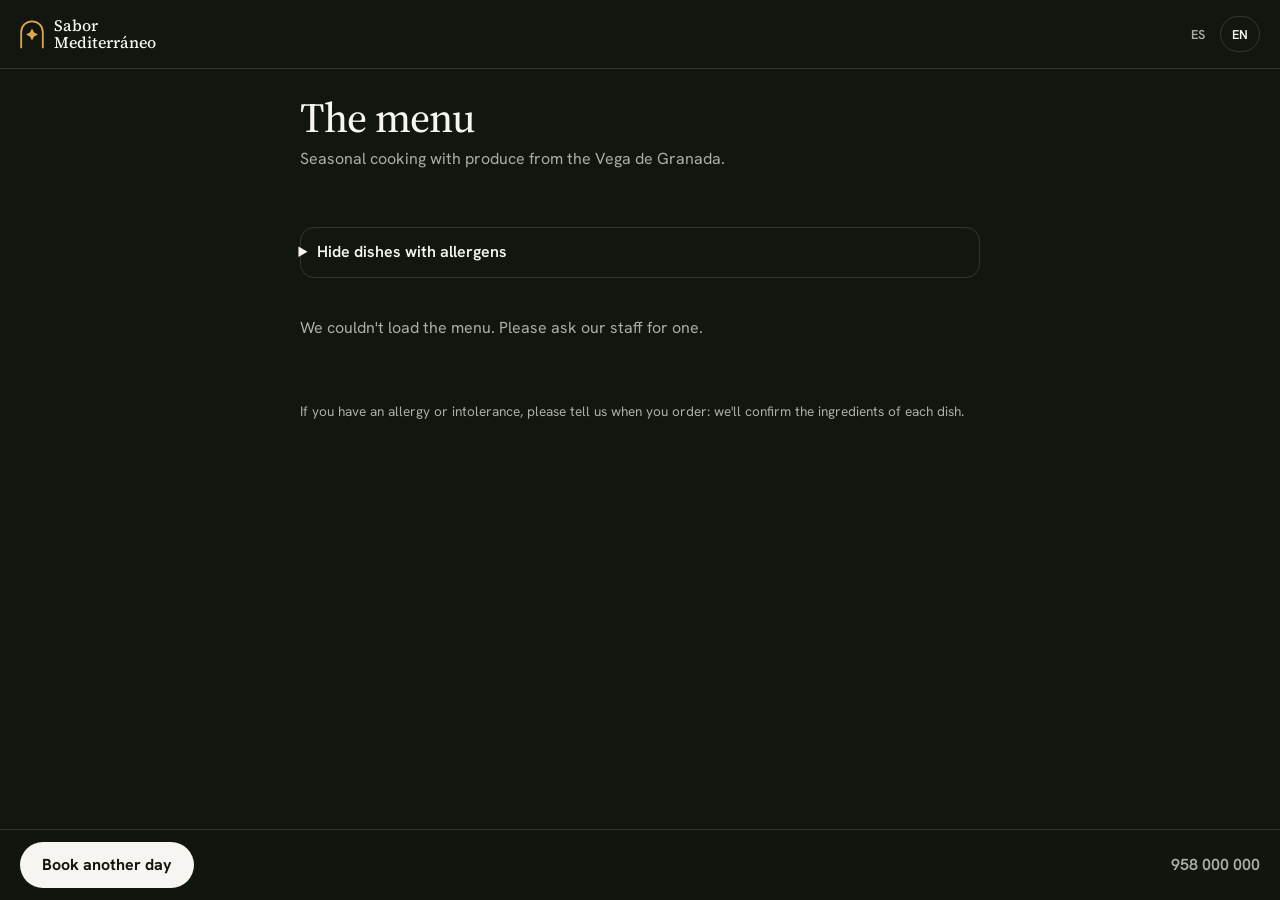
<file: carta.html>
<!DOCTYPE html>
<html lang="es">
<head>
    <meta charset="UTF-8">
    <meta name="viewport" content="width=device-width, initial-scale=1.0, viewport-fit=cover">
    <meta name="description" content="Carta de Sabor Mediterráneo con precios y alérgenos, para consultar desde la mesa.">
    <meta name="theme-color" content="#11160E">
    <title>Carta | Sabor Mediterráneo</title>
    <link rel="icon" href="favicon.svg" type="image/svg+xml">
    <link rel="apple-touch-icon" href="img/icono-180.png">
    <link rel="manifest" href="manifest.webmanifest">
    <link rel="preload" href="fonts/source-serif-4.woff2" as="font" type="font/woff2" crossorigin>
    <link rel="stylesheet" href="carta.css?v=20261106">
    <script src="i18n-en.js?v=20261108" defer></script>
    <script src="i18n.js?v=20261108" defer></script>
    <script src="carta.js?v=20261106" defer></script>
</head>
<body>
    <!-- Carta para el móvil: se abre al escanear el QR de la mesa (carta.html?mesa=7) -->
    <header class="c-head">
        <a href="index.html" class="c-logo" aria-label="Sabor Mediterráneo, ir a la web">
            <svg viewBox="0 0 40 48" aria-hidden="true">
                <path d="M2 47V20C2 10 10 2 20 2s18 8 18 18v27" fill="none" stroke="currentColor" stroke-width="3"/>
                <path d="M20 14l3.5 6.5L30 24l-6.5 3.5L20 34l-3.5-6.5L10 24l6.5-3.5z" fill="currentColor"/>
            </svg>
            <span>Sabor<br>Mediterráneo</span>
        </a>
        <p class="c-mesa" id="c-mesa" hidden></p>
        <div class="lang-switch" id="lang-switch" role="group" aria-label="Idioma · Language"></div>
    </header>

    <main class="c-main">
        <h1 data-i18n="carta.titulo">La carta</h1>
        <p class="c-lead" data-i18n="carta.lead">Cocina de temporada con producto de la Vega de Granada.</p>

        <nav class="c-tabs" id="c-tabs" aria-label="Categorías"></nav>

        <details class="c-filtro" id="c-filtro">
            <summary><span data-i18n="carta.filtro">Ocultar platos con alérgenos</span> <span class="c-filtro-n" id="c-filtro-n"></span></summary>
            <p class="c-filtro-help" data-i18n="carta.filtroAyuda">Marca lo que no puedes tomar y esconderemos los platos que lo llevan.</p>
            <div class="c-chips" id="c-chips"></div>
        </details>

        <div id="c-lista" aria-live="polite">
            <p class="c-msg" data-i18n="carta.cargando">Cargando la carta…</p>
        </div>

        <p class="c-legal" data-i18n="carta.legal">Si tienes una alergia o intolerancia, avísanos al pedir: te confirmamos los ingredientes de cada plato.</p>
    </main>

    <footer class="c-foot">
        <a href="index.html#reservas" class="c-btn" data-i18n="carta.reservar">Reservar otro día</a>
        <a href="tel:+34958000000" class="c-link">958 000 000</a>
    </footer>
</body>
</html>
</file>
<file: style.css>
/* =========================================================
   SABOR MEDITERRÁNEO · Hoja de estilos
   Dirección "Cal y cobalto": pared encalada, azulejo de
   cobalto, ocre de la tierra y el arco nazarí como forma
   que se repite en todas las fotos.

   Índice
    0. Tipografías            12. Ficha de plato
    1. Variables (tokens)     13. De dónde sale
    2. Base                   14. La casa y galería
    3. Maquetación            15. Agenda
    4. Botones                16. Celebraciones
    5. Cinta de estado        17. Opiniones
    6. Cabecera               18. Visítanos y contacto
    7. Portada                19. Reservas y formularios
    8. Buscador de mesa       20. Gestionar reserva
    9. Cifras                 21. Pie
   10. Pizarra del día        22. Accesos rápidos e idioma
   11. Carta                  23. Movimiento · 24. Responsive
   ========================================================= */

/* ---------- 0. Tipografías incluidas en el proyecto (licencia OFL, carpeta fonts/) ---------- */
@font-face {
    font-family: "Source Serif 4"; src: url("fonts/source-serif-4.woff2") format("woff2");
    font-weight: 400 700; font-style: normal; font-display: swap;
}
@font-face {
    font-family: "Hanken Grotesk"; src: url("fonts/hanken-grotesk.woff2") format("woff2");
    font-weight: 100 900; font-style: normal; font-display: swap;
}

/* ---------- 1. Variables (tokens de diseño) ---------- */
:root {
    /* Color */
    --cal: #F6F5F1;            /* fondo: pared encalada */
    --cal-2: #ECEAE2;          /* superficies suaves */
    --blanco: #FFFFFF;
    --linea: #E5E2D8;          /* bordes y separadores */
    --linea-2: #D6D2C6;        /* bordes de campos */
    --tinta: #1C2318;          /* texto: verde oliva casi negro */
    --tinta-2: #4E5548;        /* texto secundario */
    --anil: #23408E;           /* cobalto de azulejo: color de marca */
    --anil-oscuro: #172C66;
    --anil-claro: #E3E8F5;
    --ocre: #C98A2E;           /* acento de la tierra */
    --ocre-texto: #8A5C17;     /* ocre con contraste suficiente para texto */
    --ocre-claro: #E9C989;     /* ocre sobre fondo cobalto */
    --oliva: #5E6B34;          /* etiquetas de dieta */
    --verde: #3C8A4A;
    --error: #A8322A;

    /* Tipografía */
    --f-display: "Source Serif 4", Georgia, "Times New Roman", serif;
    --f-body: "Hanken Grotesk", system-ui, sans-serif;
    --t-sm: 0.875rem;
    --t-base: 1.0625rem;
    --t-md: 1.3rem;
    --t-lg: 1.75rem;
    --t-xl: clamp(2.3rem, 4.2vw, 3.5rem);
    --t-hero: clamp(2.9rem, 7vw, 6.3rem);

    /* Rejilla y espaciado */
    --max: 1280px;
    --gutter: clamp(16px, 4vw, 40px);
    --section: clamp(80px, 9vw, 136px);
    --header-h: 84px;

    /* Forma */
    --arch: 999px 999px 0 0;
    --radius: 12px;
    --shadow-sm: 0 1px 2px rgba(28, 35, 24, .06), 0 2px 6px rgba(28, 35, 24, .05);
    --shadow-md: 0 2px 4px rgba(28, 35, 24, .05), 0 12px 28px -8px rgba(28, 35, 24, .14);
    --shadow-lg: 0 4px 10px rgba(28, 35, 24, .05), 0 30px 60px -18px rgba(28, 35, 24, .28);
    --ease-out: cubic-bezier(.2, .7, .2, 1);

    /* Azulejo: estrella de ocho puntas en SVG */
    --tile: url("data:image/svg+xml,%3Csvg xmlns='http://www.w3.org/2000/svg' width='48' height='48' viewBox='0 0 48 48'%3E%3Crect width='48' height='48' fill='%2323408E'/%3E%3Cpath d='M24 6l5.3 12.7L42 24l-12.7 5.3L24 42l-5.3-12.7L6 24l12.7-5.3z' fill='%23F6F5F1'/%3E%3Cpath d='M24 13l3.2 7.8L35 24l-7.8 3.2L24 35l-3.2-7.8L13 24l7.8-3.2z' fill='%23C98A2E'/%3E%3Cpath d='M0 0l8 0-8 8zM48 0l-8 0 8 8zM0 48l8 0-8-8zM48 48l-8 0 8-8z' fill='%23F6F5F1'/%3E%3C/svg%3E");
    /* Flecha de los desplegables */
    --chevron: url("data:image/svg+xml,%3Csvg xmlns='http://www.w3.org/2000/svg' width='12' height='8' viewBox='0 0 12 8'%3E%3Cpath d='M1 1.5l5 5 5-5' fill='none' stroke='%234E5548' stroke-width='1.6' stroke-linecap='round' stroke-linejoin='round'/%3E%3C/svg%3E");
}

/* ---------- 2. Base ---------- */
*, *::before, *::after { box-sizing: border-box; margin: 0; padding: 0; }
html { scroll-behavior: smooth; scroll-padding-top: calc(var(--header-h) + 8px); }
body {
    font-family: var(--f-body); font-size: var(--t-base); line-height: 1.65;
    color: var(--tinta); background: var(--cal);
    -webkit-font-smoothing: antialiased; overflow-x: hidden;
}
[hidden] { display: none !important; }
img { display: block; max-width: 100%; height: auto; }
a { color: inherit; }
button, input, select, textarea { font: inherit; color: inherit; }
::selection { background: var(--anil); color: var(--cal); }

h1, h2, h3 { font-family: var(--f-display); font-weight: 500; line-height: 1.08; font-optical-sizing: auto; }
h2 { font-size: var(--t-xl); letter-spacing: -0.02em; line-height: 1.04; max-width: 18ch; text-wrap: balance; }
h3 { font-size: var(--t-md); font-weight: 600; letter-spacing: -0.01em; }
legend { font-weight: 600; }

:focus-visible { outline: 3px solid var(--ocre); outline-offset: 3px; border-radius: 2px; }
.sr-only { position: absolute; width: 1px; height: 1px; overflow: hidden; clip: rect(0 0 0 0); white-space: nowrap; }
.skip-link {
    position: absolute; left: 16px; top: -60px; z-index: 200;
    background: var(--anil); color: var(--blanco); padding: 10px 16px; border-radius: var(--radius);
}
.skip-link:focus { top: 16px; }
.hp { position: absolute; left: -9999px; width: 1px; height: 1px; overflow: hidden; } /* trampa para bots */

/* ---------- 3. Maquetación ---------- */
.wrap { width: 100%; max-width: calc(var(--max) + 2 * var(--gutter)); margin-inline: auto; padding-inline: var(--gutter); }
.section { padding-block: var(--section); }
.band { background: var(--blanco); }

/* Antetítulo. Los de sección se numeran solos (01, 02...) con un contador de CSS:
   si una sección está oculta (la pizarra vacía), la numeración no deja huecos. */
main { counter-reset: seccion; }
.eyebrow {
    display: block; margin-bottom: 14px;
    font-family: var(--f-body); font-size: .8rem; font-weight: 700; letter-spacing: .14em; text-transform: uppercase;
    color: var(--ocre-texto);
}
.eyebrow-num::before { counter-increment: seccion; content: counter(seccion, decimal-leading-zero) " · "; }

.sec-head { display: flex; justify-content: space-between; align-items: flex-end; gap: 24px 48px; flex-wrap: wrap; margin-bottom: clamp(32px, 4vw, 48px); }
.sec-lead { color: var(--tinta-2); max-width: 46ch; font-size: 1.05rem; }
.h-sm { font-size: clamp(1.6rem, 2.4vw, 2rem); }
.text-link { display: inline-block; font-weight: 700; color: var(--anil); text-decoration: none; }
.text-link::after { content: " →"; }
.text-link:hover { text-decoration: underline; text-underline-offset: 3px; }

/* Banda de azulejos */
.tile-band { height: 44px; background: var(--tile) repeat-x; background-size: 44px 44px; }

/* ---------- 4. Botones ---------- */
.btn {
    display: inline-flex; align-items: center; justify-content: center; gap: 8px;
    min-height: 50px; padding: 0 26px; border-radius: 999px; border: 1.5px solid transparent;
    font-weight: 700; font-size: 1rem; text-decoration: none; cursor: pointer; white-space: nowrap;
    transition: background-color .2s, color .2s, border-color .2s, transform .2s, box-shadow .2s;
}
.btn:active { transform: scale(.98); }
.btn-primary { background: var(--anil); color: var(--blanco); box-shadow: 0 10px 24px -14px rgba(35, 64, 142, .7); }
.btn-primary:hover { background: var(--anil-oscuro); transform: translateY(-1px); }
.btn-ghost { border-color: var(--anil); color: var(--anil); background: transparent; }
.btn-ghost:hover { background: var(--anil); color: var(--blanco); }
.btn-light { background: var(--blanco); color: var(--anil-oscuro); }
.btn-light:hover { background: var(--cal); }
.btn-ghost-light { border-color: rgba(246, 245, 241, .7); color: var(--cal); background: none; }
.btn-ghost-light:hover { background: var(--cal); color: var(--anil); }
.btn-danger { background: var(--error); color: var(--blanco); }
.btn-danger:hover { background: #8A2821; }
.btn-link { background: none; border-color: transparent; padding: 0 12px; color: var(--tinta-2); text-decoration: underline; text-underline-offset: 3px; font-weight: 600; }
.btn-link:hover { color: var(--tinta); }
.btn-small { min-height: 40px; padding: 0 18px; font-size: .9rem; }
.btn-block { width: 100%; }
.btn[disabled] { opacity: .5; cursor: not-allowed; transform: none; }

/* ---------- 5. Cinta de estado ---------- */
.topbar { background: var(--anil-oscuro); color: #E1E6F3; font-size: var(--t-sm); }
.topbar-inner { min-height: 40px; display: flex; align-items: center; justify-content: space-between; gap: 16px; }
.topbar-links { display: flex; gap: 22px; }
.topbar-links a { text-decoration: none; font-weight: 600; }
.topbar-links a:hover { text-decoration: underline; }

.open-status { display: inline-flex; align-items: center; gap: 10px; font-weight: 500; }
.open-status .dot { position: relative; width: 8px; height: 8px; border-radius: 50%; background: #9AA3BC; flex: none; }
.open-status.is-open .dot { background: #7ED492; color: #7ED492; }
.open-status.is-closed .dot { background: #F0A39B; color: #F0A39B; }
.open-status.is-open .dot::after, .open-status.is-closed .dot::after {
    content: ""; position: absolute; inset: -4px; border-radius: 50%;
    border: 2px solid currentColor; opacity: 0; animation: radar 2.4s var(--ease-out) infinite;
}
@keyframes radar { 0% { transform: scale(.6); opacity: .7; } 80%, 100% { transform: scale(2.2); opacity: 0; } }

/* ---------- 6. Cabecera ---------- */
.header {
    position: sticky; top: 0; z-index: 100;
    background: rgba(246, 245, 241, .86); backdrop-filter: saturate(1.4) blur(14px); -webkit-backdrop-filter: saturate(1.4) blur(14px);
    border-bottom: 1px solid transparent; transition: border-color .3s;
}
.header.scrolled { border-bottom-color: var(--linea); }
.header-inner { height: var(--header-h); display: flex; align-items: center; gap: 24px; }

.logo { display: flex; align-items: center; gap: 12px; text-decoration: none; color: var(--anil); margin-right: auto; }
.logo-mark { width: 28px; height: 34px; flex: none; }
.logo-text { font-family: var(--f-display); font-size: 1.15rem; font-weight: 500; line-height: 1.05; color: var(--tinta); letter-spacing: -0.01em; }

.nav { display: flex; align-items: center; gap: 28px; }
.nav a { position: relative; text-decoration: none; font-weight: 500; font-size: .95rem; }
.nav a:not(.nav-cta)::after {
    content: ""; position: absolute; left: 0; right: 0; bottom: -5px; height: 2px;
    background: var(--anil); transform: scaleX(0); transform-origin: left; transition: transform .25s var(--ease-out);
}
.nav a:not(.nav-cta):hover::after, .nav a.active::after { transform: scaleX(1); }
.nav-cta { background: var(--anil); color: var(--blanco); padding: 11px 22px; border-radius: 999px; font-weight: 700 !important; transition: background-color .2s; }
.nav-cta:hover { background: var(--anil-oscuro); }

.menu-toggle { display: none; width: 46px; height: 46px; border: 0; background: none; cursor: pointer; position: relative; }
.menu-toggle span { position: absolute; left: 11px; right: 11px; height: 2px; background: var(--tinta); transition: transform .3s, top .3s; }
.menu-toggle span:first-child { top: 18px; }
.menu-toggle span:last-child { top: 27px; }
.menu-toggle[aria-expanded="true"] span:first-child { top: 22px; transform: rotate(45deg); }
.menu-toggle[aria-expanded="true"] span:last-child { top: 22px; transform: rotate(-45deg); }

/* ---------- 7. Portada ---------- */
.hero {
    display: grid; grid-template-columns: repeat(12, minmax(0, 1fr)); gap: 24px; align-items: center;
    padding-top: clamp(16px, 3vw, 40px);
}
.hero-text { grid-column: span 7; }
.hero-title { font-size: var(--t-hero); line-height: 1.02; letter-spacing: -0.03em; color: var(--anil); text-wrap: balance; }
.hero-title .line { display: block; }
.hero-lead { margin-top: 28px; max-width: 44ch; font-size: 1.15rem; line-height: 1.6; color: var(--tinta-2); }
.hero-actions { display: flex; flex-wrap: wrap; gap: 12px; margin-top: 34px; }

.hero-media { grid-column: span 5; position: relative; }
.hero-arch {
    margin: 0; aspect-ratio: 4 / 5; overflow: hidden; background: var(--cal-2);
    border-radius: 999px 999px 24px 24px; box-shadow: var(--shadow-md);
}
.hero-arch img { width: 100%; height: 100%; object-fit: cover; }

.hero-ticket {
    position: absolute; left: -56px; bottom: 40px; width: 270px;
    display: flex; flex-direction: column; gap: 2px; padding: 18px 20px 20px;
    background: var(--blanco); color: var(--tinta); text-decoration: none;
    border-radius: 18px; box-shadow: var(--shadow-lg); transition: transform .3s var(--ease-out);
}
.hero-ticket:hover { transform: translateY(-3px); }
.hero-ticket .eyebrow { margin-bottom: 6px; font-size: .72rem; }
.hero-ticket-name { font-family: var(--f-display); font-size: 1.4rem; line-height: 1.2; font-weight: 500; }
.hero-ticket-meta { margin-top: 6px; font-size: var(--t-sm); color: var(--tinta-2); }

/* ---------- 8. Buscador de mesa ---------- */
.finder { margin-top: clamp(40px, 5vw, 64px); }
.finder-form {
    display: grid; grid-template-columns: 1fr 1.7fr 1fr 1fr auto; gap: 14px; align-items: end;
    padding: 22px 24px; background: var(--blanco); border: 1px solid var(--linea); border-radius: 22px;
    box-shadow: 0 22px 44px -30px rgba(28, 35, 24, .35);
}
.finder-field { display: flex; flex-direction: column; gap: 6px; min-width: 0; }
.finder-field span { font-size: .8rem; font-weight: 700; color: var(--tinta-2); }
.finder-field select, .field select {
    appearance: none; -webkit-appearance: none;
    background: var(--blanco) var(--chevron) no-repeat right 14px center;
}
.finder-field select {
    width: 100%; height: 50px; padding: 0 38px 0 14px; border: 1.5px solid var(--linea-2); border-radius: 12px;
    font-size: 1rem; cursor: pointer; transition: border-color .15s;
}
.finder-field select:hover, .finder-field select:focus { border-color: var(--anil); outline: none; }
.finder-result:empty { display: none; }
.finder-result { margin-top: 16px; padding: 0 4px; }
.finder-msg { font-size: .95rem; color: var(--tinta-2); font-weight: 500; }
.finder-slots { display: flex; flex-wrap: wrap; gap: 8px; margin-top: 10px; }
.finder-slot {
    border: 0; cursor: pointer; padding: 9px 16px; border-radius: 999px; font-weight: 700; font-variant-numeric: tabular-nums;
    background: var(--anil-claro); color: var(--anil); transition: background-color .15s, color .15s, transform .15s;
}
.finder-slot:hover:not([disabled]) { background: var(--anil); color: var(--blanco); transform: translateY(-1px); }
.finder-slot[disabled] { background: #EEEDE8; color: #9A9C92; text-decoration: line-through; cursor: not-allowed; }
.finder-hint { margin-top: 10px; font-size: var(--t-sm); color: var(--tinta-2); }

/* ---------- 9. Cifras ---------- */
.facts {
    display: grid; grid-template-columns: repeat(4, minmax(0, 1fr)); margin-top: clamp(64px, 7vw, 96px);
    border-block: 1px solid var(--linea-2);
}
.facts > div { padding: 28px 24px; }
.facts > div + div { border-left: 1px solid var(--linea-2); }
.facts dt { font-family: var(--f-display); font-size: clamp(2.1rem, 3.2vw, 2.7rem); font-weight: 500; line-height: 1; color: var(--anil); letter-spacing: -0.02em; }
.facts dd { margin-top: 10px; font-size: .95rem; color: var(--tinta-2); line-height: 1.45; }

/* ---------- 10. Pizarra del día ---------- */
#pizarra { padding-bottom: 0; }
.board {
    position: relative; overflow: hidden;
    display: grid; grid-template-columns: repeat(12, minmax(0, 1fr)); gap: 32px;
    padding: clamp(28px, 4.4vw, 56px); border-radius: 28px;
    background: var(--anil); color: var(--blanco);
}
.board-star { position: absolute; right: -60px; top: -60px; width: 260px; height: 260px; color: var(--blanco); opacity: .08; pointer-events: none; }
.board-head { grid-column: span 5; position: relative; }
.board .eyebrow { color: var(--ocre-claro); }
.board h2 { color: var(--blanco); font-size: clamp(2rem, 3.6vw, 3.2rem); }
.board-lead { margin-top: 18px; color: #C9D2EA; max-width: 40ch; }
.board-stamp { margin-top: 18px; font-size: var(--t-sm); font-weight: 600; color: var(--ocre-claro); }
.board-stamp:empty { display: none; }
.board-list { grid-column: 7 / span 6; list-style: none; position: relative; align-self: center; }
.board-item {
    display: grid; grid-template-columns: minmax(0, 1fr) auto auto; gap: 8px 20px; align-items: baseline;
    padding: 18px 0; border-bottom: 1px solid rgba(255, 255, 255, .18);
}
.board-item:first-child { border-top: 1px solid rgba(255, 255, 255, .18); }
.board-name { font-family: var(--f-display); font-size: clamp(1.2rem, 1.7vw, 1.5rem); line-height: 1.25; }
.board-origin { font-size: var(--t-sm); font-weight: 600; color: var(--ocre-claro); text-align: right; }
.board-price { min-width: 76px; text-align: right; font-weight: 700; font-variant-numeric: tabular-nums; }
.board-item.is-out { opacity: .5; }
.board-item.is-out .board-name { text-decoration: line-through; text-decoration-thickness: 1.5px; }

/* ---------- 11. Carta ---------- */
.menu-controls { display: flex; justify-content: space-between; align-items: center; gap: 16px; flex-wrap: wrap; margin-bottom: 24px; }
.tabs { display: flex; gap: 8px; flex-wrap: wrap; }
.tab {
    cursor: pointer; padding: 9px 18px; border-radius: 999px; font-weight: 600; font-size: .95rem;
    border: 1px solid var(--linea-2); background: var(--blanco); color: var(--tinta);
    transition: background-color .2s, color .2s, border-color .2s;
}
.tab:hover { border-color: var(--anil); }
.tab[aria-selected="true"], .tab[aria-pressed="true"] { background: var(--anil); border-color: var(--anil); color: var(--blanco); }

.diet-filters { border: 0; display: flex; gap: 8px; }
.chip-check {
    display: inline-flex; align-items: center; gap: 8px; cursor: pointer;
    padding: 7px 14px; border: 1.5px solid var(--linea-2); border-radius: 999px; font-size: var(--t-sm); font-weight: 600;
    transition: border-color .2s, background-color .2s;
}
.chip-check input { accent-color: var(--oliva); width: 15px; height: 15px; }
.chip-check:has(input:checked) { border-color: var(--oliva); background: rgba(94, 107, 52, .08); }

.menu-body { display: grid; grid-template-columns: minmax(0, 2fr) minmax(0, 1fr); gap: 24px; align-items: start; }

/* La carta como un papel impreso */
.menu-paper {
    background: var(--blanco); border-radius: 6px; border-top: 10px solid var(--anil);
    padding: clamp(16px, 3.4vw, 40px) clamp(20px, 4vw, 52px); box-shadow: 0 1px 2px rgba(28, 35, 24, .06), 0 30px 60px -30px rgba(28, 35, 24, .28);
}
.dish-list { list-style: none; }
.dish { padding: 20px 0; border-bottom: 1px solid var(--linea); cursor: pointer; }
.dish:last-child { border-bottom: 0; }
.dish-top { display: flex; align-items: baseline; gap: 12px; }
.dish-name { font-family: var(--f-display); font-size: 1.25rem; font-weight: 600; line-height: 1.25; transition: color .2s; }
.dish:hover .dish-name, .dish:focus-within .dish-name, .dish.is-preview .dish-name { color: var(--anil); }
.dish-open { all: unset; cursor: pointer; font: inherit; color: inherit; text-align: left; border-radius: 4px; }
.dish-open:focus-visible { outline: 3px solid var(--ocre); outline-offset: 4px; }
.dish-leader { flex: 1; min-width: 24px; border-bottom: 2px dotted #C9C5B9; transform: translateY(-5px); }
.dish-price { font-weight: 700; white-space: nowrap; font-variant-numeric: tabular-nums; }
.dish-price small { font-weight: 500; color: var(--tinta-2); font-size: .8em; }
.dish-desc { color: var(--tinta-2); margin-top: 4px; font-size: .97rem; max-width: 58ch; }
.dish-meta { display: flex; flex-wrap: wrap; gap: 6px; margin-top: 10px; }
.dish-more {
    display: inline-flex; margin-top: 8px; font-size: .85rem; font-weight: 700; color: var(--anil);
    opacity: 0; transform: translateX(-6px); transition: opacity .25s, transform .25s var(--ease-out);
}
.dish:hover .dish-more, .dish:focus-within .dish-more, .dish.is-preview .dish-more { opacity: 1; transform: none; }
@media (hover: none) { .dish-more { opacity: .9; transform: none; } }
.dish-empty { padding: 40px 0; color: var(--tinta-2); cursor: default; }
.dish-empty button { background: none; border: 0; color: var(--anil); font-weight: 700; text-decoration: underline; cursor: pointer; }
@media (min-width: 1180px) {
    .dish-list { display: grid; grid-template-columns: 1fr 1fr; column-gap: 48px; }
    .dish:nth-last-child(2):nth-child(odd) { border-bottom: 0; }
}
/* Al cambiar de categoría o filtro: los platos salen y entran escalonados */
.dish-list.is-leaving .dish { opacity: 0; transform: translateY(6px); transition: opacity .14s, transform .14s; }
.dish.is-entering { animation: dish-in .5s var(--ease-out) both; animation-delay: calc(var(--i, 0) * 45ms); }
@keyframes dish-in { from { opacity: 0; transform: translateY(14px); } to { opacity: 1; transform: none; } }

.tag { font-size: .75rem; font-weight: 600; padding: 3px 10px; border-radius: 999px; background: var(--cal); color: var(--tinta-2); }
.tag-diet { background: rgba(94, 107, 52, .12); color: var(--oliva); }
.tag-star { background: rgba(201, 138, 46, .16); color: var(--ocre-texto); }

/* Plato destacado, al lado del papel */
.menu-feature {
    position: sticky; top: calc(var(--header-h) + 20px);
    background: var(--blanco); border: 1px solid var(--linea); border-radius: 24px; overflow: hidden;
}
.feature-photo { margin: 0; aspect-ratio: 4 / 3; background: var(--cal-2); overflow: hidden; }
.feature-photo img { width: 100%; height: 100%; object-fit: cover; transition: opacity .35s, transform .6s var(--ease-out); }
.feature-photo img.swapping { opacity: 0; transform: scale(1.04); }
.feature-photo img:not([src]) { visibility: hidden; }
.feature-body { padding: 22px 24px 24px; }
.feature-body .eyebrow { margin-bottom: 8px; font-size: .72rem; }
.feature-name { font-family: var(--f-display); font-size: 1.6rem; line-height: 1.15; font-weight: 500; }
.feature-desc { margin-top: 8px; color: var(--tinta-2); font-size: .97rem; }
.feature-pairing { margin-top: 16px; display: flex; gap: 12px; align-items: center; padding: 12px 16px; border-radius: 14px; background: var(--cal); font-size: .92rem; }
.feature-pairing svg { width: 16px; height: 20px; flex: none; color: var(--anil); }
.feature-body .btn { margin-top: 18px; }
.feature-body .text-link { display: block; text-align: center; margin-top: 14px; font-size: .95rem; }

.allergen-legend { margin-top: 32px; color: var(--tinta-2); font-size: var(--t-sm); max-width: 70ch; }
.allergen-legend summary { cursor: pointer; font-weight: 700; color: var(--tinta); }
.allergen-legend ul { list-style: none; display: flex; flex-wrap: wrap; gap: 6px 18px; margin: 16px 0; }

/* ---------- 12. Ficha de plato ---------- */
.dish-dialog {
    width: min(920px, calc(100% - 32px)); max-height: calc(100% - 32px); margin: auto; padding: 0;
    border: 0; border-radius: 22px; overflow: hidden; background: var(--cal); color: var(--tinta); box-shadow: var(--shadow-lg);
}
.dish-dialog[open] { display: grid; grid-template-columns: 1fr 1.1fr; }
.dish-dialog::backdrop { background: rgba(17, 22, 14, .62); backdrop-filter: blur(4px); }
.dish-dialog .manage-close { z-index: 2; background: rgba(246, 245, 241, .92); }
.dd-photo { margin: 0; background: var(--cal-2); min-height: 100%; overflow: hidden; }
.dd-photo img { width: 100%; height: 100%; object-fit: cover; min-height: 420px; transform: scale(1.06); transition: transform 1.4s var(--ease-out); }
.dish-dialog[open] .dd-photo img { transform: scale(1); }
.dd-body { padding: clamp(26px, 4vw, 44px); overflow-y: auto; max-height: calc(100vh - 32px); }
.dd-cat { font-size: .78rem; font-weight: 700; letter-spacing: .12em; text-transform: uppercase; color: var(--ocre-texto); margin-bottom: 10px; }
.dd-name { font-size: clamp(1.8rem, 3.2vw, 2.4rem); line-height: 1.08; letter-spacing: -0.015em; margin-bottom: 10px; padding-right: 40px; }
.dd-name:focus { outline: none; }
.dd-price { font-weight: 700; font-size: 1.15rem; font-variant-numeric: tabular-nums; margin-bottom: 16px; }
.dd-price small { font-weight: 500; color: var(--tinta-2); }
.dd-desc { color: var(--tinta-2); font-size: 1.05rem; margin-bottom: 16px; }
.dd-tags { display: flex; flex-wrap: wrap; gap: 6px; margin-bottom: 8px; }
.dd-block { border-top: 1px solid var(--linea); padding-top: 16px; margin-top: 18px; }
.dd-block h4 { font-size: .8rem; font-weight: 700; letter-spacing: .1em; text-transform: uppercase; color: var(--tinta-2); margin-bottom: 10px; }
.dd-allergens { list-style: none; display: flex; flex-wrap: wrap; gap: 8px; }
.dd-allergens li { font-size: .9rem; font-weight: 600; padding: 5px 12px; border-radius: 999px; background: #F6E9DC; color: #7A4313; }
.dd-allergens li.none { background: rgba(94, 107, 52, .12); color: var(--oliva); }
.dd-pairing p { display: flex; justify-content: space-between; gap: 12px; align-items: baseline; font-weight: 600; }
.dd-pairing p span { font-weight: 500; color: var(--tinta-2); white-space: nowrap; }
.dd-actions { margin-top: 24px; }
.dd-note { font-size: .82rem; color: var(--tinta-2); margin-top: 14px; }

/* ---------- 13. De dónde sale ---------- */
.producers { padding-top: 0; }
.producers-grid { display: grid; grid-template-columns: repeat(3, minmax(0, 1fr)); gap: 24px; }
.producer-photo { margin: 0 0 20px; aspect-ratio: 4 / 5; overflow: hidden; border-radius: 999px 999px 18px 18px; background: var(--cal-2); }
.producer-photo img { width: 100%; height: 100%; object-fit: cover; transition: transform .8s var(--ease-out); }
.producer:hover .producer-photo img { transform: scale(1.04); }
.producer .eyebrow { margin-bottom: 6px; }
.producer h3 { font-size: 1.6rem; font-weight: 500; }
.producer p:last-child { margin-top: 8px; color: var(--tinta-2); max-width: 36ch; }

/* ---------- 14. La casa y galería ---------- */
.about { display: grid; grid-template-columns: repeat(12, minmax(0, 1fr)); gap: 24px; align-items: end; }
.about-text { grid-column: span 5; }
.about-text h2 { margin-bottom: 22px; }
.about-text p:not(.eyebrow) { color: var(--tinta-2); max-width: 52ch; margin-bottom: 14px; font-size: 1.05rem; }
.about-photos { grid-column: 7 / span 6; display: grid; grid-template-columns: 1fr 1fr; gap: 16px; }
.about-photos figure { margin: 0; aspect-ratio: 3 / 4; overflow: hidden; background: var(--cal-2); }
.about-photos img { width: 100%; height: 100%; object-fit: cover; }
.about-arch { border-radius: 999px 999px 14px 14px; }
.about-tall { border-radius: 14px; margin-top: 72px !important; }

.gallery { padding-bottom: var(--section); }
.gallery-head { display: flex; justify-content: space-between; align-items: end; gap: 20px; flex-wrap: wrap; margin-bottom: 28px; }
.gallery-filters { display: flex; flex-wrap: wrap; gap: 8px; }
.gallery-grid { list-style: none; columns: 4 220px; column-gap: 16px; }
.gallery-grid li { break-inside: avoid; margin-bottom: 16px; }
.gallery-grid .foto { aspect-ratio: 1 / 1; }
.gallery-grid li:nth-child(3n + 2) .foto { aspect-ratio: 4 / 5; }
.gallery-grid li:nth-child(5n + 1) .foto { aspect-ratio: 3 / 4.2; border-radius: var(--arch); }
.gallery-empty { color: var(--tinta-2); }
.foto {
    position: relative; display: block; width: 100%; padding: 0; border: 0; cursor: zoom-in;
    border-radius: 14px; overflow: hidden; background: var(--cal-2);
}
.foto img { width: 100%; height: 100%; object-fit: cover; transition: transform .6s var(--ease-out); }
.foto:hover img, .foto:focus-visible img { transform: scale(1.04); }
.foto-title {
    position: absolute; left: 0; right: 0; bottom: 0; padding: 28px 14px 12px; text-align: left;
    color: var(--blanco); font-weight: 600; font-size: var(--t-sm);
    background: linear-gradient(transparent, rgba(23, 28, 20, .7)); opacity: 0; transition: opacity .25s;
}
.foto:hover .foto-title, .foto:focus-visible .foto-title { opacity: 1; }

/* Visor a pantalla completa */
.lightbox { width: 100vw; height: 100vh; max-width: none; max-height: none; margin: 0; border: 0; padding: 0; background: rgba(14, 18, 12, .94); color: var(--cal); }
.lightbox[open] { display: grid; place-items: center; }
.lightbox::backdrop { background: rgba(14, 18, 12, .94); }
.lb-figure { display: grid; justify-items: center; gap: 14px; padding: 64px 72px 32px; max-width: 100%; max-height: 100%; }
.lb-figure img { max-width: min(1200px, 100%); max-height: calc(100vh - 150px); width: auto; height: auto; object-fit: contain; border-radius: 6px; }
.lb-figure figcaption { font-family: var(--f-display); font-size: 1.15rem; text-align: center; }
.lb-count { font-family: var(--f-body); font-size: var(--t-sm); opacity: .6; margin-left: 10px; }
.lb-btn {
    position: absolute; width: 48px; height: 48px; display: grid; place-items: center; border: 0; border-radius: 50%;
    background: rgba(246, 245, 241, .12); color: var(--cal); cursor: pointer; transition: background-color .2s;
}
.lb-btn:hover { background: rgba(246, 245, 241, .25); }
.lb-btn svg { width: 24px; height: 24px; }
.lb-prev { left: 16px; top: 50%; transform: translateY(-50%); }
.lb-next { right: 16px; top: 50%; transform: translateY(-50%); }
.lb-close { right: 16px; top: 16px; }

/* ---------- 15. Agenda: cada evento es una entrada con su talón ---------- */
.events-list { list-style: none; display: grid; grid-template-columns: repeat(auto-fill, minmax(min(100%, 340px), 1fr)); gap: 20px; }
.event {
    display: grid; grid-template-columns: 96px minmax(0, 1fr);
    background: var(--blanco); border: 1px solid var(--linea); border-radius: 20px; overflow: hidden;
    transition: box-shadow .3s, transform .3s var(--ease-out);
}
.event:hover { box-shadow: var(--shadow-md); transform: translateY(-2px); }
.event-stub {
    position: relative; display: flex; flex-direction: column; align-items: center; justify-content: center; gap: 2px;
    padding: 20px 8px; background: var(--anil); color: var(--blanco); text-align: center; line-height: 1;
    border-right: 2px dashed var(--cal);
}
/* Las muescas del troquel, arriba y abajo */
.event-stub::before, .event-stub::after {
    content: ""; position: absolute; right: -10px; width: 18px; height: 18px; border-radius: 50%;
    background: var(--cal); border: 1px solid var(--linea);
}
.event-stub::before { top: -10px; }
.event-stub::after { bottom: -10px; }
.event-stub .day { font-family: var(--f-display); font-size: 2.6rem; font-weight: 500; letter-spacing: -0.03em; }
.event-stub .month { font-size: .8rem; font-weight: 700; letter-spacing: .1em; text-transform: uppercase; margin-top: 6px; }
.event-stub .when { font-size: .75rem; opacity: .8; margin-top: 8px; text-transform: capitalize; }
.event-body { padding: 22px 22px 20px; display: flex; flex-direction: column; }
.event-body h3 { font-size: 1.3rem; font-weight: 500; line-height: 1.2; }
.event-body > p { margin-top: 8px; color: var(--tinta-2); font-size: .95rem; }
.seats { margin-top: 16px; }
.seats-bar { height: 6px; border-radius: 999px; background: var(--cal-2); overflow: hidden; }
.seats-bar span { display: block; height: 100%; background: var(--anil); border-radius: inherit; }
.seats-text { font-size: .85rem; color: var(--tinta-2); margin-top: 8px; }
.event.is-few .seats-bar span { background: var(--ocre); }
.event.is-few .seats-text { color: var(--ocre-texto); font-weight: 700; }
.event-foot { margin-top: auto; padding-top: 16px; display: flex; align-items: center; justify-content: space-between; gap: 12px; flex-wrap: wrap; }
.event-price { font-family: var(--f-display); font-size: 1.45rem; font-weight: 600; line-height: 1; }
.event-price small { font-family: var(--f-body); font-size: .78rem; font-weight: 500; color: var(--tinta-2); }
.event.is-full { opacity: .7; }
.event.is-full .event-stub { background: var(--tinta-2); }
.events-empty { grid-column: 1 / -1; padding: 32px 0; color: var(--tinta-2); }
.event-total { font-weight: 600; margin: 8px 0 14px; }
.event-total:empty { display: none; }
.small-print { font-size: .82rem; color: var(--tinta-2); text-align: center; margin-top: 12px; }
#event-done p { color: var(--tinta-2); margin: 8px 0 22px; }

/* ---------- 16. Celebraciones ---------- */
.services { padding-top: 0; }
.services-grid { display: grid; grid-template-columns: repeat(4, minmax(0, 1fr)); gap: 20px; }
.service {
    background: var(--blanco); border-radius: 16px; padding: 26px 24px 28px; box-shadow: var(--shadow-sm);
    transition: box-shadow .3s, transform .3s var(--ease-out);
}
.service:hover { box-shadow: var(--shadow-md); transform: translateY(-3px); }
.service::before { content: ""; display: block; width: 28px; height: 2px; background: var(--ocre); margin-bottom: 18px; }
.service h3 { font-size: 1.45rem; font-weight: 500; line-height: 1.15; margin-bottom: 10px; }
.service p { color: var(--tinta-2); font-size: .97rem; }
.service .from { margin-top: 14px; font-weight: 700; color: var(--anil); font-size: var(--t-sm); }

.celebra {
    display: grid; grid-template-columns: repeat(12, minmax(0, 1fr)); margin-top: clamp(48px, 6vw, 80px);
    background: var(--blanco); border: 1px solid var(--linea); border-radius: 28px; overflow: hidden;
}
.celebra-photo { grid-column: span 5; position: relative; margin: 0; min-height: 320px; background: var(--cal-2); }
.celebra-photo img { position: absolute; inset: 0; width: 100%; height: 100%; object-fit: cover; }
.celebra-body { grid-column: span 7; padding: clamp(24px, 4vw, 56px); }
.celebra-title { font-size: clamp(1.8rem, 3vw, 2.6rem); font-weight: 500; line-height: 1.08; letter-spacing: -0.02em; margin-bottom: 12px; max-width: 18ch; }
.celebra-lead { color: var(--tinta-2); margin-bottom: 26px; max-width: 52ch; }
.quote-types { border: 0; padding: 0; margin: 0 0 18px; min-width: 0; }
.quote-types legend { font-size: var(--t-sm); margin-bottom: 10px; }
.chips { display: flex; flex-wrap: wrap; gap: 8px; }
.chip-radio { position: relative; cursor: pointer; }
.chip-radio input { position: absolute; opacity: 0; pointer-events: none; }
.chip-radio span {
    display: inline-block; padding: 8px 14px; border-radius: 999px; border: 1.5px solid var(--linea-2);
    font-size: var(--t-sm); font-weight: 600; transition: border-color .2s, background-color .2s, color .2s;
}
.chip-radio:hover span { border-color: var(--anil); }
.chip-radio input:checked + span { background: var(--anil); border-color: var(--anil); color: var(--blanco); }
.chip-radio input:focus-visible + span { outline: 3px solid var(--ocre); outline-offset: 2px; }
.field-row-3 { grid-template-columns: 1fr 1.3fr 1.2fr !important; }
.quote-form .consent { margin: 4px 0 6px; }
.quote-form .btn { margin-top: 12px; }

/* ---------- 17. Opiniones ---------- */
.reviews { background: var(--blanco); }
.reviews h2 { margin-bottom: 48px; max-width: 24ch; }
.reviews-track { display: grid; grid-template-columns: repeat(3, minmax(0, 1fr)); gap: clamp(28px, 4vw, 56px); }
.review { border-top: 1px solid var(--linea-2); padding-top: 24px; }
.review .stars { color: var(--ocre); letter-spacing: 3px; margin-bottom: 14px; }
.review blockquote { font-family: var(--f-display); font-size: clamp(1.25rem, 1.7vw, 1.5rem); line-height: 1.38; letter-spacing: -0.01em; margin-bottom: 18px; }
.review figcaption { font-size: var(--t-sm); color: var(--tinta-2); }
.review figcaption strong { color: var(--tinta); }

/* ---------- 18. Visítanos y contacto ---------- */
.visit { display: grid; grid-template-columns: repeat(12, minmax(0, 1fr)); gap: 24px; align-items: stretch; }
.visit-info { grid-column: span 5; }
.visit-info h2 { margin-bottom: 24px; }
.contact-lines { margin-bottom: 28px; }
.contact-lines p { margin-bottom: 8px; }
.contact-lines strong { display: inline-block; width: 92px; font-weight: 600; color: var(--tinta-2); font-size: var(--t-sm); }
.contact-lines a { color: var(--anil); font-weight: 600; text-underline-offset: 3px; }
.pill-provisional { display: inline-block; margin-left: 6px; font-size: .72rem; font-weight: 700; letter-spacing: .03em; padding: 2px 9px; border-radius: 999px; background: #FBEBD0; color: var(--ocre-texto); vertical-align: 2px; }

.schedule { width: 100%; border-collapse: collapse; font-variant-numeric: tabular-nums; font-size: .97rem; }
.schedule th { text-align: left; font-size: .8rem; letter-spacing: .06em; text-transform: uppercase; color: var(--tinta-2); font-weight: 700; padding: 0 14px 10px; }
.schedule td { padding: 11px 14px; border-bottom: 1px solid var(--linea); }
.schedule tr.today td { background: var(--anil-claro); color: var(--anil); font-weight: 700; }
.schedule tr.today td:first-child { border-radius: 10px 0 0 10px; }
.schedule tr.today td:last-child { border-radius: 0 10px 10px 0; }
.schedule td.closed { color: #9A9E93; }

.visit-map { grid-column: 7 / span 6; position: relative; min-height: 520px; border-radius: 28px; overflow: hidden; background: #E8EBF1; }
.visit-map iframe { position: absolute; inset: 0; width: 100%; height: 100%; border: 0; filter: grayscale(.35) contrast(1.05); }
.visit-actions { position: absolute; left: 20px; right: 20px; bottom: 20px; display: flex; flex-wrap: wrap; gap: 10px; }
.visit-actions .btn { box-shadow: var(--shadow-md); }

/* La línea de arriba ocupa solo el ancho del contenido, no el margen */
.contact {
    display: grid; grid-template-columns: minmax(0, .8fr) minmax(0, 1.2fr); gap: clamp(40px, 6vw, 96px); align-items: start;
    background: linear-gradient(var(--linea), var(--linea)) no-repeat top center / calc(100% - 2 * var(--gutter)) 1px;
}
.contact-text h2 { margin-bottom: 18px; }
.contact-text p:not(.eyebrow) { color: var(--tinta-2); max-width: 40ch; }
.contact-form { max-width: 640px; background: var(--blanco); border: 1px solid var(--linea); border-radius: 22px; padding: clamp(22px, 3vw, 32px); }
.contact-status { margin-top: 14px; font-weight: 600; }
.contact-status.is-ok { color: #2F6B3A; }
.contact-status.is-error { color: var(--error); }

/* ---------- 19. Reservas y formularios ---------- */
.booking { position: relative; background: var(--anil); color: var(--cal); padding: var(--section) 0; }
.booking::before { content: ""; position: absolute; left: 0; right: 0; top: 0; height: 24px; background: var(--tile) repeat-x; background-size: 24px 24px; opacity: .55; }
.booking-inner {
    display: grid; grid-template-columns: minmax(0, .8fr) minmax(0, 1.2fr); gap: clamp(40px, 6vw, 96px); align-items: start;
    width: 100%; max-width: calc(var(--max) + 2 * var(--gutter)); margin-inline: auto; padding-inline: var(--gutter);
}
.booking-text { position: sticky; top: calc(var(--header-h) + 32px); }
.booking-text h2 { font-size: clamp(2.8rem, 6.4vw, 5.4rem); letter-spacing: -0.035em; margin-bottom: 24px; }
.booking-text p { max-width: 40ch; opacity: .85; }
.booking-form, .booking-done { background: var(--cal); color: var(--tinta); border-radius: 22px; padding: clamp(24px, 4vw, 44px); box-shadow: 0 50px 100px -50px rgba(10, 20, 50, .7); }

.step { border: 0; margin-bottom: 32px; min-width: 0; }
.step legend { font-family: var(--f-display); font-size: var(--t-md); font-weight: 600; margin-bottom: 16px; display: flex; align-items: center; gap: 12px; }
.step-n { width: 30px; height: 30px; border-radius: 50%; display: inline-grid; place-items: center; background: var(--anil); color: var(--blanco); font-family: var(--f-body); font-size: .9rem; font-weight: 700; }

/* Botones de opción (personas, fechas, horas) */
.opt { border: 1.5px solid var(--linea); background: var(--blanco); cursor: pointer; border-radius: 10px; font-weight: 600; transition: border-color .15s, background-color .15s, color .15s; }
.opt:hover:not([disabled]) { border-color: var(--anil); }
.opt[aria-checked="true"] { background: var(--anil); border-color: var(--anil); color: var(--blanco); }
.opt[disabled] { cursor: not-allowed; color: #A7AA9F; background: var(--cal); text-decoration: line-through; }
.party { display: grid; grid-template-columns: repeat(8, 1fr); gap: 8px; }
.party .opt { height: 48px; }
.date-strip { display: grid; grid-template-columns: repeat(7, 1fr); gap: 8px; margin-bottom: 12px; }
.date-strip .opt { padding: 10px 4px; display: flex; flex-direction: column; align-items: center; line-height: 1.2; }
.date-strip .opt .wd { font-size: .75rem; font-weight: 500; opacity: .75; text-transform: capitalize; }
.date-strip .opt .d { font-family: var(--f-display); font-size: 1.35rem; font-weight: 500; }
.date-strip .opt .m { font-size: .72rem; font-weight: 500; opacity: .75; }
.other-date { display: inline-flex; align-items: center; gap: 10px; font-size: var(--t-sm); color: var(--tinta-2); }
.other-date input { border: 1.5px solid var(--linea); border-radius: 8px; padding: 6px 10px; background: var(--blanco); }
.slots-group + .slots-group { margin-top: 16px; }
.slots-group h4 { font-size: var(--t-sm); font-weight: 600; color: var(--tinta-2); margin-bottom: 8px; }
.slots-row { display: flex; flex-wrap: wrap; gap: 8px; }
.slots-row .opt { padding: 9px 14px; font-variant-numeric: tabular-nums; }
.slots-msg { color: var(--tinta-2); }
/* Lista de espera: aparece cuando un turno está completo o casi */
.slots-full { color: var(--ocre-texto); font-weight: 700; text-transform: lowercase; }
.waitlist-cta { margin-top: 10px; font-size: var(--t-sm); color: var(--tinta-2); }
.link-btn { padding: 0; border: 0; background: none; font: inherit; font-weight: 700; color: var(--anil); text-decoration: underline; text-underline-offset: 3px; cursor: pointer; }
.link-btn:hover { color: var(--anil-oscuro); }
#waitlist-meta { color: var(--tinta); }

.field-row { display: grid; grid-template-columns: 1fr 1fr; gap: 16px; }
.field { margin-bottom: 16px; }
.field label, .field-label { display: block; font-weight: 600; font-size: var(--t-sm); margin-bottom: 6px; }
.optional { font-weight: 400; color: var(--tinta-2); }
.field input, .field select, .field textarea {
    width: 100%; padding: 12px 14px; border: 1.5px solid var(--linea-2); border-radius: 12px; background-color: var(--blanco);
    transition: border-color .15s;
}
.field select { padding-right: 38px; }
.field input:focus, .field select:focus, .field textarea:focus { outline: none; border-color: var(--anil); }
.field textarea { resize: vertical; }
.field.invalid input, .field.invalid textarea { border-color: var(--error); }
.field.valid input { border-color: #8FB28F; }
.field-error { color: var(--error); font-size: .82rem; margin-top: 4px; }
.consent { display: flex; gap: 10px; align-items: flex-start; font-size: var(--t-sm); color: var(--tinta-2); cursor: pointer; }
.consent input { margin-top: 4px; accent-color: var(--anil); width: 16px; height: 16px; flex: none; }

.zones { border: 0; padding: 0; margin: 0 0 16px; min-width: 0; }
.zones-grid { display: grid; grid-template-columns: repeat(3, 1fr); gap: 10px; }
.zone {
    position: relative; display: flex; flex-direction: column; align-items: flex-start; gap: 2px; cursor: pointer;
    padding: 14px 14px 12px; border-radius: 14px; border: 1.5px solid var(--linea); background: var(--blanco);
    transition: border-color .2s, box-shadow .25s, transform .25s var(--ease-out);
}
.zone input { position: absolute; opacity: 0; pointer-events: none; }
.zone-icon { width: 30px; height: 30px; color: var(--tinta-2); margin-bottom: 6px; transition: color .2s, transform .3s var(--ease-out); }
.zone-name { font-weight: 700; }
.zone-info { font-size: .8rem; color: var(--tinta-2); line-height: 1.35; }
.zone:hover { border-color: var(--anil); }
.zone:has(input:checked) { border-color: var(--anil); box-shadow: 0 0 0 3px rgba(35, 64, 142, .12), var(--shadow-sm); }
.zone:has(input:checked) .zone-icon { color: var(--anil); transform: scale(1.08); }
.zone:has(input:focus-visible) { outline: 3px solid var(--ocre); outline-offset: 2px; }

.booking-summary { font-size: .98rem; padding: 16px 18px; border-radius: 12px; background: var(--cal-2); margin-bottom: 18px; }
.booking-summary:empty { display: none; }
.booking-summary strong { color: var(--anil); }
.booking-done { text-align: center; padding-block: clamp(48px, 7vw, 80px); background: var(--anil-oscuro); color: var(--cal); }
.booking-done svg { width: 44px; color: var(--ocre); margin: 0 auto 18px; }
.booking-done h3 { font-size: var(--t-lg); margin-bottom: 12px; }
.booking-done p { max-width: 44ch; margin: 0 auto 10px; opacity: .9; }
.booking-done .code { margin: 22px auto 28px; }
.booking-done .code strong { display: block; font-family: var(--f-display); font-size: 2rem; letter-spacing: .12em; color: var(--blanco); margin-top: 4px; }
.booking-done .small-note { font-size: var(--t-sm); opacity: .75; margin-bottom: 24px; }
.done-actions { display: flex; flex-wrap: wrap; gap: 12px; justify-content: center; }
.booking-done .btn-light { background: var(--cal); }

/* ---------- 20. Gestionar reserva (diálogos) ---------- */
.manage-cta { margin-top: 40px; padding-top: 24px; border-top: 1px solid rgba(246, 245, 241, .25); display: flex; flex-wrap: wrap; align-items: center; gap: 12px 20px; }
.manage-cta p { opacity: .85; }
.manage {
    width: min(460px, calc(100% - 32px)); max-height: calc(100% - 32px); margin: auto;
    border: 0; border-radius: 20px; padding: clamp(24px, 5vw, 36px); background: var(--cal); color: var(--tinta);
    box-shadow: 0 24px 60px rgba(23, 44, 102, .35);
}
.manage::backdrop { background: rgba(23, 44, 102, .55); backdrop-filter: blur(3px); }
.manage h3 { font-size: var(--t-lg); margin-bottom: 8px; padding-right: 40px; }
.manage h3:focus { outline: none; }
.manage-lead { color: var(--tinta-2); margin-bottom: 22px; }
.manage-close { position: absolute; top: 14px; right: 14px; width: 40px; height: 40px; display: grid; place-items: center; border: 0; border-radius: 50%; background: none; cursor: pointer; color: var(--tinta-2); }
.manage-close:hover { background: var(--cal-2); color: var(--tinta); }
.manage-close svg { width: 20px; height: 20px; }
#m-codigo { text-transform: uppercase; letter-spacing: .15em; font-weight: 600; }
.manage-error { color: var(--error); font-weight: 500; margin-bottom: 12px; }
.manage-error:empty { display: none; }
.manage-status { display: inline-block; font-size: var(--t-sm); font-weight: 600; padding: 3px 12px; border-radius: 999px; margin-bottom: 18px; }
.manage-status.is-confirmada { background: var(--anil-claro); color: var(--anil-oscuro); }
.manage-status.is-pendiente { background: #FBEBD0; color: var(--ocre-texto); }
.manage-status.is-cancelada, .manage-status.is-completada, .manage-status.is-no_presentado { background: var(--cal-2); color: var(--tinta-2); }
.manage-details { display: grid; grid-template-columns: auto 1fr; gap: 10px 20px; padding: 18px 0; border-block: 1px solid var(--linea); margin-bottom: 16px; }
.manage-details dt { color: var(--tinta-2); font-size: var(--t-sm); }
.manage-details dd { font-weight: 600; }
.manage-note { color: var(--tinta-2); font-size: var(--t-sm); margin-bottom: 18px; }
.manage-note:empty { display: none; }
.manage-actions { display: flex; flex-wrap: wrap; gap: 10px; }
.manage-confirm { margin-top: 4px; padding: 18px; border-radius: 12px; background: #F6E1DE; }
.manage-confirm p { margin-bottom: 14px; }
.change-slots { min-height: 48px; }
.change-slots .slots-group + .slots-group { margin-top: 12px; }
.change-slots .slots-group h4 { margin-bottom: 6px; }
.change-slots .opt { min-height: 40px; }
#manage-edit .manage-actions { margin-top: 8px; }

/* ---------- 21. Pie ---------- */
.footer { background: var(--anil-oscuro); color: #C9D2EA; font-size: .97rem; }
.footer-inner { display: grid; grid-template-columns: 2fr 1fr 1fr 1fr; gap: 32px; padding-block: 56px 40px; }
.logo-footer { color: var(--ocre); margin: 0 0 16px; }
.logo-footer .logo-text { color: var(--blanco); font-size: 1.35rem; }
.footer-brand p { margin-top: 10px; max-width: 34ch; line-height: 1.6; }
.footer-brand a:not(.logo) { text-decoration: none; font-weight: 600; color: var(--blanco); }
.footer-col { display: flex; flex-direction: column; gap: 10px; }
.footer-title { color: var(--blanco); font-weight: 700; margin-bottom: 4px; }
.footer-col a { text-decoration: none; }
.footer a:hover { color: var(--blanco); text-decoration: underline; text-underline-offset: 3px; }
.footer-bottom { padding-block: 22px 32px; border-top: 1px solid rgba(255, 255, 255, .12); font-size: .82rem; opacity: .75; }

/* ---------- 22. Accesos rápidos e idioma ---------- */
.to-top {
    position: fixed; right: 20px; bottom: 20px; z-index: 90; width: 46px; height: 46px; border-radius: 50%;
    display: grid; place-items: center; background: var(--blanco); color: var(--tinta); box-shadow: var(--shadow-md);
    opacity: 0; visibility: hidden; transform: translateY(10px); transition: opacity .3s, transform .3s var(--ease-out), visibility .3s;
}
.to-top svg { width: 20px; height: 20px; }
.to-top.is-visible { opacity: 1; visibility: visible; transform: none; }
.quick-bar { display: none; }

.lang-switch { display: flex; gap: 2px; }
.lang-switch button {
    font: 700 .8rem var(--f-body); letter-spacing: .04em; color: var(--tinta-2);
    background: none; border: 1px solid transparent; border-radius: 999px; min-width: 40px; min-height: 36px; padding: 0 8px; cursor: pointer;
}
.lang-switch button:hover { color: var(--tinta); }
.lang-switch button[aria-pressed="true"] { color: var(--tinta); border-color: var(--linea-2); background: var(--blanco); }

/* ---------- 23. Movimiento (solo si la persona no ha pedido "reducir movimiento") ---------- */
@media (prefers-reduced-motion: no-preference) {
    /* Entrada de la portada: el titular sube línea a línea, el arco aparece y la tarjeta llega la última */
    .hero-text > *, .hero-title .line { opacity: 0; transform: translateY(22px); animation: rise .9s var(--ease-out) forwards; }
    .hero-text > .eyebrow { animation-delay: .05s; }
    .hero-title .line:nth-child(1) { animation-delay: .12s; }
    .hero-title .line:nth-child(2) { animation-delay: .24s; }
    .hero-title { opacity: 1; transform: none; animation: none; }
    .hero-lead { animation-delay: .4s; }
    .hero-actions { animation-delay: .5s; }
    .hero-arch { animation: arch-in 1.2s .15s var(--ease-out) both; }
    .hero-arch img { animation: settle 2.4s .15s var(--ease-out) both; }
    .hero-ticket { animation: rise .8s .9s var(--ease-out) both; }
    .finder-form { animation: rise .8s .6s var(--ease-out) both; }
    .finder-slots .finder-slot { animation: rise .4s var(--ease-out) both; }

    .js-motion .reveal { opacity: 0; transform: translateY(28px); transition: opacity .9s var(--ease-out), transform .9s var(--ease-out); transition-delay: calc(var(--i, 0) * 80ms); }
    .js-motion .reveal.is-in { opacity: 1; transform: none; }
    /* Títulos: cada uno sube desde detrás de una máscara */
    .js-motion .reveal-title { clip-path: inset(0 0 100% 0); transform: translateY(.35em); transition: clip-path 1s var(--ease-out), transform 1s var(--ease-out); }
    .js-motion .reveal-title.is-in { clip-path: inset(0 0 -0.2em 0); transform: none; }

    .lightbox[open] img, .manage[open] { animation: rise .35s var(--ease-out); }
    .dish-dialog[open] { animation: rise .45s var(--ease-out); }
    .booking-done:not([hidden]) { animation: rise .6s var(--ease-out); }
}
@keyframes rise { to { opacity: 1; transform: none; } }
@keyframes arch-in { from { opacity: 0; clip-path: inset(30% 0 0 0 round 999px 999px 24px 24px); } to { opacity: 1; clip-path: inset(0 0 0 0 round 999px 999px 24px 24px); } }
@keyframes settle { from { transform: scale(1.12); } to { transform: scale(1); } }
@keyframes sheet-up { from { transform: translateY(40%); opacity: .4; } to { transform: none; opacity: 1; } }
@media (prefers-reduced-motion: reduce) {
    html { scroll-behavior: auto; }
    *, *::before, *::after { transition-duration: .01ms !important; animation-duration: .01ms !important; animation-iteration-count: 1 !important; }
}

/* ---------- 24. Responsive ---------- */
@media (max-width: 1180px) {
    .nav { gap: 20px; }
    .hero-ticket { left: -32px; }
    .services-grid { grid-template-columns: repeat(2, minmax(0, 1fr)); }
    .finder-form { grid-template-columns: repeat(2, minmax(0, 1fr)); grid-auto-flow: dense; }
    .finder-field-wide { grid-column: span 2; }
    .finder-form .btn { height: 50px; }
}

@media (max-width: 1080px) {
    .reviews-track { grid-template-columns: 1fr; max-width: 680px; }
    .booking-inner { grid-template-columns: minmax(0, 1fr); }
    .booking-text { position: static; }
    .board { grid-template-columns: minmax(0, 1fr); gap: 28px; }
    .board-head, .board-list { grid-column: 1; }
    .menu-body { grid-template-columns: minmax(0, 1.5fr) minmax(0, 1fr); }
}

@media (max-width: 960px) {
    :root { --header-h: 70px; }
    .menu-toggle { display: block; order: 3; }
    .lang-switch { order: 2; }
    .nav {
        position: absolute; top: 100%; left: 0; right: 0; flex-direction: column; align-items: stretch; gap: 0;
        background: var(--cal); padding: 8px var(--gutter) 24px; border-bottom: 1px solid var(--linea); box-shadow: var(--shadow-md);
        transform: translateY(-12px); opacity: 0; visibility: hidden; transition: transform .25s, opacity .25s, visibility .25s;
    }
    .nav.open { transform: none; opacity: 1; visibility: visible; }
    .nav a { padding: 14px 0; border-bottom: 1px solid var(--linea); font-size: 1.1rem; }
    .nav a::after { display: none; }
    .nav-cta { margin-top: 16px; text-align: center; border-bottom: 0 !important; }
    .topbar-mail { display: none; }

    /* Portada en una columna: primero la foto con su tarjeta pegada debajo, como en el diseño móvil */
    .hero { grid-template-columns: minmax(0, 1fr); gap: 0; }
    .hero-text, .hero-media { grid-column: 1; }
    .hero-media { order: -1; margin-bottom: 28px; }
    .hero-arch { aspect-ratio: auto; height: min(56svh, 460px); border-radius: 999px 999px 0 0; box-shadow: none; }
    .hero-ticket {
        position: static; width: auto; flex-direction: row; flex-wrap: wrap; align-items: baseline; gap: 2px 10px;
        padding: 14px 18px; border-radius: 0 0 18px 18px; background: var(--anil); color: var(--blanco); box-shadow: none;
    }
    .hero-ticket .eyebrow { width: 100%; color: var(--ocre-claro); margin: 0; }
    .hero-ticket-name { font-size: 1.15rem; }
    .hero-ticket-meta { color: #C9D2EA; margin: 0; }
    .hero:has(.hero-ticket[hidden]) .hero-arch { border-radius: 999px 999px 18px 18px; }
    .hero-lead { margin-top: 18px; font-size: 1.05rem; }
    .hero-actions { margin-top: 24px; }

    .facts { grid-template-columns: repeat(2, minmax(0, 1fr)); }
    .facts > div:nth-child(3) { border-left: 0; }
    .facts > div:nth-child(n + 3) { border-top: 1px solid var(--linea-2); }

    .menu-body { grid-template-columns: minmax(0, 1fr); }
    .menu-feature { display: none; }

    .producers-grid { grid-template-columns: minmax(0, 1fr); gap: 32px; }
    .producer { display: grid; grid-template-columns: 120px minmax(0, 1fr); column-gap: 20px; align-items: start; }
    .producer-photo { grid-row: span 3; margin: 0; aspect-ratio: 3 / 4; }
    .producer .eyebrow { margin-top: 6px; }

    .about { grid-template-columns: minmax(0, 1fr); gap: 32px; }
    .about-text, .about-photos { grid-column: 1; }
    .about-tall { margin-top: 40px !important; }

    .celebra { grid-template-columns: minmax(0, 1fr); }
    .celebra-photo, .celebra-body { grid-column: 1; }
    .celebra-photo { min-height: 240px; }

    .visit { grid-template-columns: minmax(0, 1fr); gap: 32px; }
    .visit-info, .visit-map { grid-column: 1; }
    .visit-map { min-height: 380px; }

    .contact { grid-template-columns: minmax(0, 1fr); }
    .footer-inner { grid-template-columns: 1fr 1fr; }
    .footer-brand { grid-column: 1 / -1; }

    .dish-dialog { width: 100%; max-width: none; max-height: 92svh; margin: auto 0 0; border-radius: 22px 22px 0 0; }
    .dish-dialog[open] { display: block; overflow-y: auto; }
    .dd-photo img { min-height: 0; height: 34svh; }
    .dd-body { max-height: none; padding-bottom: calc(26px + env(safe-area-inset-bottom)); }
    @media (prefers-reduced-motion: no-preference) { .dish-dialog[open] { animation: sheet-up .4s var(--ease-out); } }

    .gallery-grid { columns: 2; column-gap: 10px; }
    .gallery-grid li { margin-bottom: 10px; }
    .foto-title { opacity: 1; font-size: .8rem; padding: 20px 10px 8px; }
    .lb-figure { padding: 64px 12px 90px; }
    .lb-prev, .lb-next { top: auto; bottom: 20px; transform: none; }
    .lb-prev { left: calc(50% - 60px); }
    .lb-next { right: calc(50% - 60px); }

    /* Barra fija del móvil: llamar, cómo llegar y reservar, a un pulgar de distancia */
    .quick-bar {
        position: fixed; inset: auto 12px calc(12px + env(safe-area-inset-bottom)) 12px; z-index: 90;
        display: grid; grid-template-columns: auto auto 1fr; gap: 6px; padding: 8px; border-radius: 20px;
        background: var(--tinta); box-shadow: var(--shadow-lg);
        transform: translateY(140%); transition: transform .35s var(--ease-out);
    }
    .quick-bar.is-visible { transform: none; }
    .quick-bar .btn { min-height: 52px; border-radius: 14px; }
    .quick-icon {
        min-width: 72px; height: 52px; display: flex; flex-direction: column; align-items: center; justify-content: center; gap: 2px;
        color: var(--cal); text-decoration: none; font-size: .72rem; font-weight: 600; border-radius: 14px;
    }
    .quick-icon svg { width: 20px; height: 20px; }
    .quick-icon:hover { background: rgba(246, 245, 241, .08); }
    .to-top { bottom: calc(92px + env(safe-area-inset-bottom)); right: 16px; }
}

@media (max-width: 720px) {
    .services-grid { grid-template-columns: minmax(0, 1fr); }
    .board-item { grid-template-columns: minmax(0, 1fr) auto; }
    .board-origin { grid-row: 2; text-align: left; }
    .board-price { grid-row: 1 / span 2; grid-column: 2; align-self: center; }
    .visit-actions { position: static; padding: 0; margin-top: 12px; }
    .visit-map { min-height: 0; aspect-ratio: auto; border-radius: 22px; overflow: visible; background: none; }
    .visit-map iframe { position: static; height: 320px; border-radius: 22px; }
    .visit-actions .btn { flex: 1 1 auto; box-shadow: none; border: 1px solid var(--linea); }
}

@media (max-width: 560px) {
    .finder-form { grid-template-columns: minmax(0, 1fr); padding: 18px; }
    .finder-field-wide { grid-column: auto; }
    .facts > div { padding: 20px 14px; }
    .field-row, .field-row-3 { grid-template-columns: minmax(0, 1fr) !important; }
    .party { grid-template-columns: repeat(4, 1fr); }
    .date-strip { display: flex; overflow-x: auto; scrollbar-width: none; }
    .date-strip .opt { flex: 0 0 64px; }
    .diet-filters { width: 100%; }
    .tabs { overflow-x: auto; flex-wrap: nowrap; margin: 0 calc(var(--gutter) * -1); padding: 0 var(--gutter); scrollbar-width: none; }
    .tab { flex: none; }
    .dish-name { font-size: 1.15rem; }
    .contact-lines strong { display: block; width: auto; }
    .zones-grid { grid-template-columns: 1fr; }
    .zone { flex-direction: row; align-items: center; gap: 12px; padding: 12px 14px; }
    .zone-icon { margin: 0; }
    .zone-info { margin-left: auto; text-align: right; }
    .event { grid-template-columns: 80px minmax(0, 1fr); }
    .event-stub .day { font-size: 2.1rem; }
    .footer-inner { grid-template-columns: minmax(0, 1fr); }
    .topbar-inner { justify-content: center; }
    .topbar-links { display: none; }
    .lang-switch button { min-width: 34px; }
}
</file>
<file: carta.css>
/* =========================================================
   Carta para el móvil (carta.html): ligera y pensada para leerse
   en la mesa, con poca luz. Usa la misma paleta que la web.
   ========================================================= */
@font-face { font-family: "Source Serif 4"; src: url("fonts/source-serif-4.woff2") format("woff2"); font-weight: 400 700; font-display: swap; }
@font-face { font-family: "Hanken Grotesk"; src: url("fonts/hanken-grotesk.woff2") format("woff2"); font-weight: 100 900; font-display: swap; }

:root {
    --noche: #11160E; --noche-2: #1A2116; --linea: rgba(246, 245, 241, .14);
    --cal: #F6F5F1; --cal-2: rgba(246, 245, 241, .68); --ocre: #E0A64E; --anil: #23408E; --oliva: #A9B97A;
    --f-display: "Source Serif 4", Georgia, serif; --f-body: "Hanken Grotesk", system-ui, sans-serif;
    --g: 20px;
}
* { box-sizing: border-box; margin: 0; }
[hidden] { display: none !important; }
html { -webkit-text-size-adjust: 100%; }
body {
    background: var(--noche); color: var(--cal);
    font: 1rem/1.55 var(--f-body);
    padding-bottom: calc(84px + env(safe-area-inset-bottom));
}
a { color: inherit; }
:focus-visible { outline: 3px solid var(--ocre); outline-offset: 2px; }

/* Cabecera */
.c-head { display: flex; align-items: center; gap: 12px; padding: 16px var(--g); border-bottom: 1px solid var(--linea); }
.c-logo { display: inline-flex; align-items: center; gap: 10px; text-decoration: none; font: 500 1rem/1.05 var(--f-display); }
.c-logo svg { width: 24px; height: 29px; color: var(--ocre); }
.c-mesa { margin-left: auto; font-weight: 700; font-size: .85rem; padding: 4px 12px; border-radius: 999px; background: var(--ocre); color: var(--noche); }
.lang-switch { display: flex; gap: 2px; margin-left: auto; }
.c-mesa:not([hidden]) + .lang-switch { margin-left: 0; }
.lang-switch button {
    font: 600 .8rem var(--f-body); color: var(--cal-2); background: none; border: 1px solid transparent;
    padding: 6px 9px; border-radius: 999px; cursor: pointer; min-width: 40px; min-height: 36px;
}
.lang-switch button[aria-pressed="true"] { color: var(--cal); border-color: var(--linea); }

/* Contenido */
.c-main { padding: 28px var(--g) 8px; max-width: 720px; margin: 0 auto; }
h1 { font: 500 2.6rem/1 var(--f-display); letter-spacing: -0.02em; margin-bottom: 8px; }
.c-lead { color: var(--cal-2); margin-bottom: 22px; }

/* Pestañas de categorías: fijas arriba al bajar */
.c-tabs {
    position: sticky; top: 0; z-index: 2; display: flex; gap: 6px; overflow-x: auto; scrollbar-width: none;
    margin: 0 calc(-1 * var(--g)); padding: 10px var(--g); background: var(--noche);
}
.c-tabs::-webkit-scrollbar { display: none; }
.c-tabs a {
    flex: none; text-decoration: none; font-weight: 600; font-size: .92rem; padding: 8px 16px;
    border-radius: 999px; border: 1px solid var(--linea); white-space: nowrap;
}
.c-tabs a[aria-current="true"] { background: var(--cal); color: var(--noche); border-color: var(--cal); }

/* Filtro de alérgenos */
.c-filtro { margin: 14px 0 6px; border: 1px solid var(--linea); border-radius: 14px; padding: 12px 16px; }
.c-filtro summary { cursor: pointer; font-weight: 600; list-style-position: outside; }
.c-filtro-n { color: var(--ocre); }
.c-filtro-help { color: var(--cal-2); font-size: .9rem; margin: 8px 0 12px; }
.c-chips { display: flex; flex-wrap: wrap; gap: 8px; }
.c-chips button {
    font: 600 .85rem var(--f-body); color: var(--cal); background: none; cursor: pointer;
    border: 1px solid var(--linea); border-radius: 999px; padding: 7px 13px; min-height: 36px;
}
.c-chips button[aria-pressed="true"] { background: var(--ocre); border-color: var(--ocre); color: var(--noche); }

/* Platos */
.c-cat { scroll-margin-top: 64px; padding-top: 26px; }
.c-cat h2 { font: 500 1.7rem/1.1 var(--f-display); margin-bottom: 2px; }
.c-cat-desc { color: var(--cal-2); font-size: .9rem; margin-bottom: 10px; }
.c-plato { display: grid; grid-template-columns: 1fr auto; gap: 4px 16px; padding: 16px 0; border-bottom: 1px solid var(--linea); }
.c-plato h3 { font: 600 1.15rem/1.25 var(--f-display); }
.c-precio { font-weight: 700; white-space: nowrap; font-variant-numeric: tabular-nums; }
.c-precio small { font-weight: 500; color: var(--cal-2); }
.c-desc { grid-column: 1 / -1; color: var(--cal-2); font-size: .95rem; }
.c-tags { grid-column: 1 / -1; display: flex; flex-wrap: wrap; gap: 6px; margin-top: 4px; }
.c-tag { font-size: .76rem; font-weight: 600; padding: 2px 9px; border-radius: 999px; border: 1px solid var(--linea); color: var(--cal-2); }
.c-tag-star { color: var(--ocre); border-color: rgba(224, 166, 78, .5); }
.c-tag-diet { color: var(--oliva); border-color: rgba(169, 185, 122, .45); }
.c-ocultos { color: var(--cal-2); font-size: .9rem; padding: 14px 0; }
.c-msg { color: var(--cal-2); padding: 32px 0; }
.c-legal { color: var(--cal-2); font-size: .85rem; margin: 28px 0 8px; }

/* Barra inferior */
.c-foot {
    position: fixed; inset: auto 0 0 0; z-index: 3; display: flex; align-items: center; justify-content: space-between; gap: 12px;
    padding: 12px var(--g) calc(12px + env(safe-area-inset-bottom)); background: rgba(17, 22, 14, .94);
    border-top: 1px solid var(--linea); backdrop-filter: blur(8px);
}
.c-btn { display: inline-flex; align-items: center; min-height: 46px; padding: 0 22px; border-radius: 999px; background: var(--cal); color: var(--noche); font-weight: 700; text-decoration: none; }
.c-link { font-weight: 600; text-decoration: none; color: var(--cal-2); }
</file>
